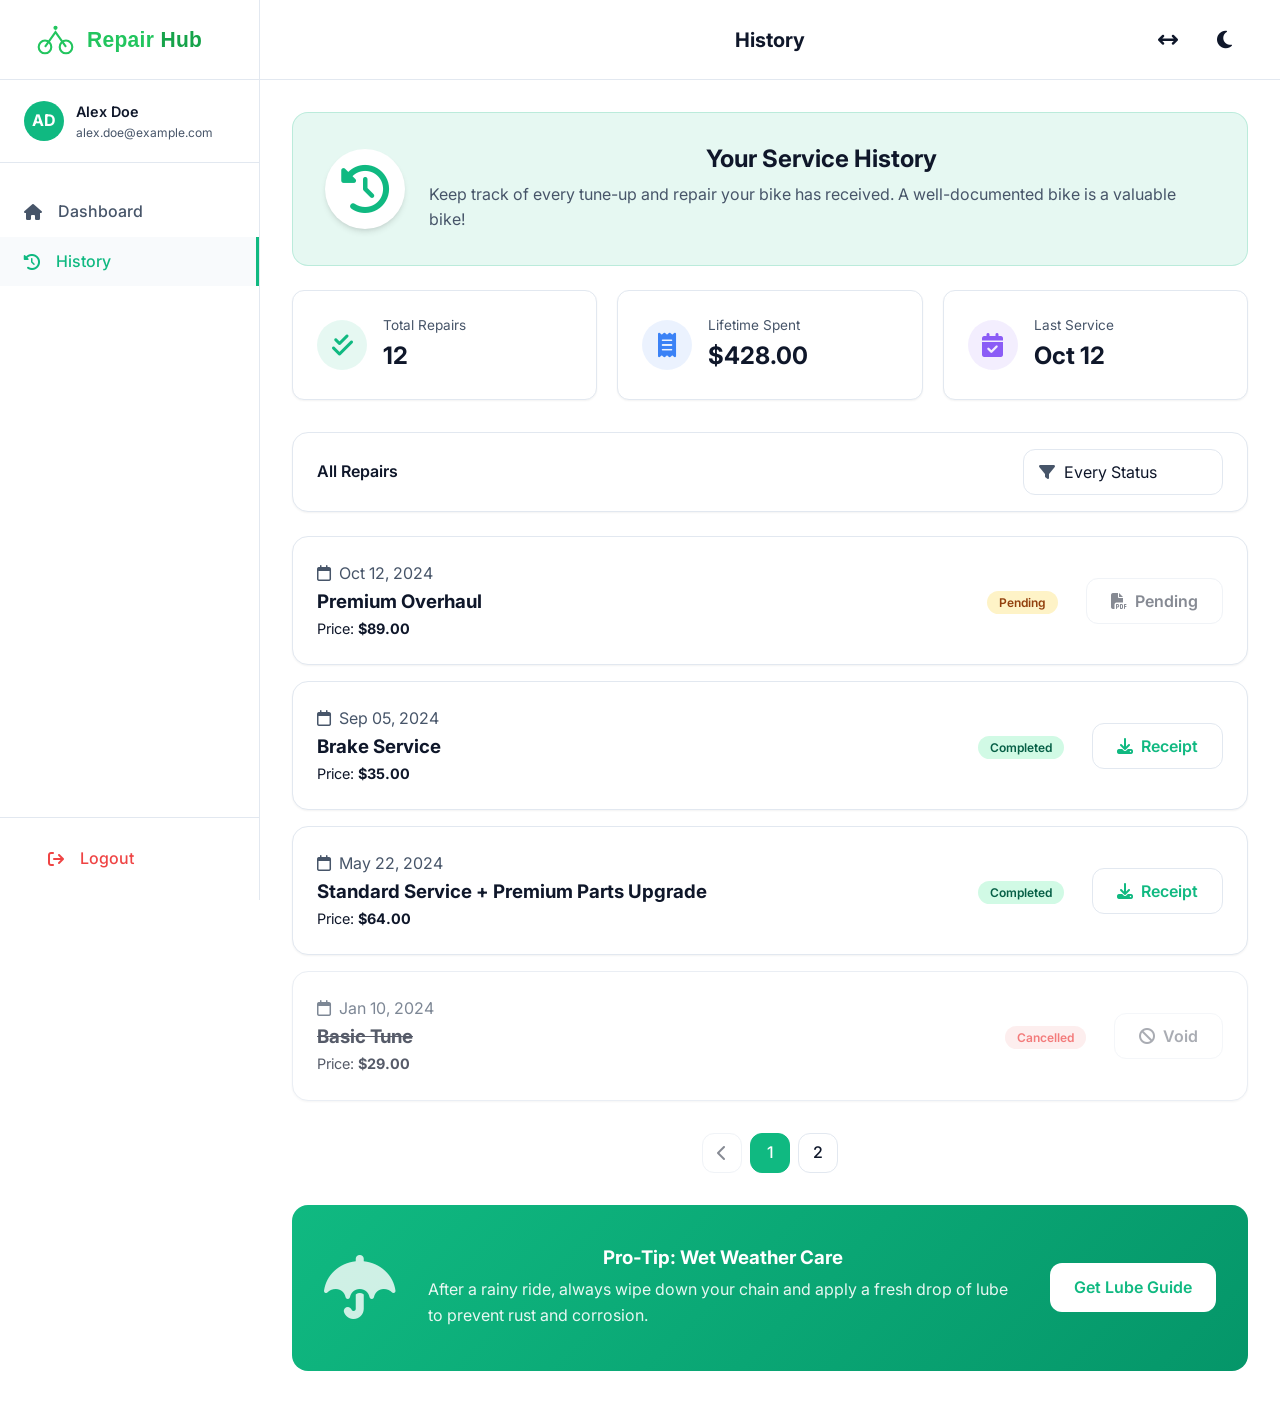
<file: booking-history.html>
<!DOCTYPE html>
<html lang="en">

<head>
    <meta charset="UTF-8">
    <meta name="viewport" content="width=device-width, initial-scale=1.0">
    <title>Booking History | RepairHub</title>
    <!-- Favicon -->
    <link rel="icon" type="image/svg+xml" href="assets/images/favicon.svg">
    <link rel="apple-touch-icon" href="assets/images/favicon.svg">
    <!-- Fonts -->
    <link rel="preconnect" href="https://fonts.googleapis.com">
    <link rel="preconnect" href="https://fonts.gstatic.com" crossorigin>
    <link href="https://fonts.googleapis.com/css2?family=Inter:wght@400;500;600;700;800&display=swap" rel="stylesheet">
    <!-- Icons -->
    <link rel="stylesheet" href="https://cdnjs.cloudflare.com/ajax/libs/font-awesome/6.4.0/css/all.min.css">
    <!-- CSS -->
    <link rel="stylesheet" href="assets/css/style.css">
    <link rel="stylesheet" href="assets/css/rtl.css">
    <style>
        .filter-bar {
            display: flex;
            justify-content: space-between;
            align-items: center;
            background: var(--card-bg);
            padding: 16px 24px;
            border-radius: var(--border-radius-lg);
            box-shadow: var(--shadow-sm);
            border: 1px solid var(--border-color);
            margin-bottom: 24px;
        }

        @media (max-width: 600px) {
            .filter-bar {
                flex-direction: column;
                align-items: flex-start;
                gap: 16px;
            }

            .filter-bar .input-wrapper {
                width: 100%;
            }

            .filter-bar select {
                width: 100%;
            }
        }

        .history-list {
            display: flex;
            flex-direction: column;
            gap: 16px;
        }

        .history-card {
            background: var(--card-bg);
            border-radius: var(--border-radius-lg);
            padding: 24px;
            box-shadow: var(--shadow-sm);
            border: 1px solid var(--border-color);
            display: flex;
            justify-content: space-between;
            align-items: center;
        }

        @media (max-width: 768px) {
            .history-card {
                flex-direction: column;
                align-items: flex-start;
                gap: 16px;
                position: relative;
            }

            .hc-right {
                width: 100%;
                display: flex;
                justify-content: space-between;
                align-items: center;
                border-top: 1px solid var(--border-color);
                padding-top: 16px;
            }

            .hc-badge {
                position: absolute;
                top: 24px;
                right: 24px;
            }

            [dir="rtl"] .hc-badge {
                right: auto;
                left: 24px;
            }
        }

        .pagination {
            display: flex;
            justify-content: center;
            gap: 8px;
            margin-top: 32px;
        }

        .page-item {
            display: flex;
            align-items: center;
            justify-content: center;
            width: 40px;
            height: 40px;
            border-radius: var(--border-radius);
            font-weight: 500;
            background: var(--card-bg);
            border: 1px solid var(--border-color);
            cursor: pointer;
            transition: all 0.3s;
        }

        .page-item:hover {
            background: var(--bg-color-alt);
        }

        .page-item.active {
            background: var(--primary-color);
            color: white;
            border-color: var(--primary-color);
        }

        /* Welcome Banner */
        .welcome-card {
            background: rgba(16, 185, 129, 0.1);
            border-radius: var(--border-radius-lg);
            padding: 32px;
            display: flex;
            align-items: center;
            gap: 24px;
            margin-bottom: 24px;
            border: 1px solid rgba(16, 185, 129, 0.2);
        }

        .welcome-icon {
            font-size: 3rem;
            color: var(--primary-color);
            background: white;
            width: 80px;
            height: 80px;
            border-radius: 50%;
            display: flex;
            align-items: center;
            justify-content: center;
            box-shadow: var(--shadow);
        }

        .dark-mode .welcome-icon {
            background: var(--card-bg);
        }

        /* Stat Cards */
        .stats-grid {
            display: grid;
            grid-template-columns: repeat(auto-fit, minmax(240px, 1fr));
            gap: 20px;
            margin-bottom: 32px;
        }

        .stat-card {
            background: var(--card-bg);
            border-radius: var(--border-radius);
            padding: 24px;
            box-shadow: var(--shadow-sm);
            border: 1px solid var(--border-color);
            display: flex;
            align-items: center;
            gap: 16px;
        }

        .stat-icon {
            width: 50px;
            height: 50px;
            border-radius: 50%;
            display: flex;
            align-items: center;
            justify-content: center;
            font-size: 1.5rem;
        }

        .si-green {
            background: rgba(16, 185, 129, 0.1);
            color: #10B981;
        }

        .si-blue {
            background: rgba(59, 130, 246, 0.1);
            color: #3B82F6;
        }

        .si-purple {
            background: rgba(139, 92, 246, 0.1);
            color: #8B5CF6;
        }

        @media (max-width: 600px) {
            .welcome-card {
                flex-direction: column;
                text-align: center;
            }
        }

        .tip-card {
            background: linear-gradient(135deg, var(--primary-color), #059669);
            color: white;
            padding: 32px;
            border-radius: var(--border-radius-lg);
            display: flex;
            align-items: center;
            gap: 32px;
            margin-top: 32px;
        }

        .tip-content {
            flex-grow: 1;
            text-align: left;
        }

        @media (max-width: 768px) {
            .tip-card {
                flex-direction: column;
                text-align: center;
            }

            .tip-content {
                text-align: center;
            }
        }
    </style>
</head>

<body class="dashboard-body">

    <!-- Sidebar Overlay for Mobile -->
    <div class="sidebar-overlay"></div>

    <div class="dashboard-layout">
        <!-- Sidebar -->
        <aside class="sidebar">
            <div class="sidebar-header">
                <a href="index.html" class="brand">
                    <img src="assets/images/logo.svg" alt="RepairHub Logo" class="brand-logo">
                </a>
                <button class="close-sidebar dashboard-close-sidebar" aria-label="Close Menu"
                    style="display: none; margin-left: auto; background: none; border: none; font-size: 1.5rem; color: var(--text-primary); cursor: pointer;">
                    <i class="fa-solid fa-times"></i>
                </button>
            </div>
            <div class="sidebar-user"
                style="padding: 20px 24px; border-bottom: 1px solid var(--border-color); display: flex; align-items: center; gap: 12px;">
                <div class="user-avatar"
                    style="width: 40px; height: 40px; border-radius: 50%; background: var(--primary-color); color: white; display: flex; align-items: center; justify-content: center; font-weight: bold; flex-shrink: 0;">
                    AD</div>
                <div class="user-info">
                    <div class="user-name" style="font-weight: 600; font-size: 0.9rem; color: var(--text-primary);">Alex
                        Doe</div>
                    <div class="user-role" style="font-size: 0.75rem; color: var(--text-secondary);">
                        alex.doe@example.com</div>
                </div>
            </div>
            <nav class="sidebar-nav">
                <a href="dashboard.html" class="sidebar-link">
                    <i class="fa-solid fa-house"></i> Dashboard
                </a>
                <a href="booking-history.html" class="sidebar-link active">
                    <i class="fa-solid fa-clock-rotate-left"></i> History
                </a>
            </nav>
            <div class="sidebar-footer">
                <a href="index.html" class="sidebar-link" style="color: #EF4444; width: 100%; border-inline-end: none;">
                    <i class="fa-solid fa-arrow-right-from-bracket"></i> Logout
                </a>
            </div>
        </aside>

        <!-- Main Content -->
        <main class="dashboard-main">
            <!-- Topbar -->
            <header class="dashboard-topbar">
                <button class="icon-btn sidebar-toggle" aria-label="Menu" style="display: none;">
                    <i class="fa-solid fa-bars"></i>
                </button>
                <h2>History</h2>
                <div class="nav-actions">
                    <button class="icon-btn rtl-toggle" aria-label="Toggle RTL" title="ع/EN">
                        <i class="fa-solid fa-arrows-left-right"></i>
                    </button>
                    <button class="icon-btn theme-toggle" aria-label="Toggle Theme">
                        <i class="fa-solid fa-moon"></i>
                    </button>
                </div>
            </header>

            <!-- Content Area -->
            <div class="dashboard-content">

                <!-- Welcome -->
                <div class="welcome-card">
                    <div class="welcome-icon">
                        <i class="fa-solid fa-clock-rotate-left"></i>
                    </div>
                    <div>
                        <h2 style="margin-bottom: 8px; text-align: center;"> Your Service History</h2>
                        <p style="margin: 0; color: var(--text-secondary);">Keep track of every tune-up and repair your
                            bike has received. A well-documented bike is a valuable bike!</p>
                    </div>
                </div>

                <!-- Service Summary Section -->
                <div class="stats-grid">
                    <div class="stat-card">
                        <div class="stat-icon si-green">
                            <i class="fa-solid fa-check-double"></i>
                        </div>
                        <div>
                            <div style="font-size: 0.85rem; color: var(--text-secondary);">Total Repairs</div>
                            <div style="font-size: 1.5rem; font-weight: 700; color: var(--text-primary);">12</div>
                        </div>
                    </div>
                    <div class="stat-card">
                        <div class="stat-icon si-blue">
                            <i class="fa-solid fa-receipt"></i>
                        </div>
                        <div>
                            <div style="font-size: 0.85rem; color: var(--text-secondary);">Lifetime Spent</div>
                            <div style="font-size: 1.5rem; font-weight: 700; color: var(--text-primary);">$428.00</div>
                        </div>
                    </div>
                    <div class="stat-card">
                        <div class="stat-icon si-purple">
                            <i class="fa-solid fa-calendar-check"></i>
                        </div>
                        <div>
                            <div style="font-size: 0.85rem; color: var(--text-secondary);">Last Service</div>
                            <div style="font-size: 1.5rem; font-weight: 700; color: var(--text-primary);">Oct 12</div>
                        </div>
                    </div>
                </div>

                <!-- Filter -->
                <div class="filter-bar">
                    <div style="font-weight: 600;">All Repairs</div>
                    <div class="input-wrapper">
                        <i class="fa-solid fa-filter input-icon"></i>
                        <select class="form-control" style="appearance: none; min-width: 200px;">
                            <option value="all">Every Status</option>
                            <option value="completed">Completed</option>
                            <option value="pending">Pending</option>
                            <option value="cancelled">Cancelled</option>
                        </select>
                    </div>
                </div>

                <!-- History List -->
                <div class="history-list">
                    <!-- Item -->
                    <div class="history-card">
                        <div>
                            <div style="color: var(--text-secondary); font-size: 1rem; margin-bottom: 4px;"><i
                                    class="fa-regular fa-calendar" style="margin-right: 8px;"></i>Oct 12, 2024
                            </div>
                            <h3 style="margin-bottom: 4px; text-align: left;">Premium Overhaul</h3>
                            <div style="font-size: 0.9rem;">Price: <strong>$89.00</strong></div>
                        </div>
                        <div class="hc-right">
                            <span class="badge badge-yellow hc-badge" style="margin-right: 24px;">Pending</span>
                            <button class="btn btn-outline" disabled style="opacity: 0.5; cursor: not-allowed;"><i
                                    class="fa-solid fa-file-pdf"></i> Pending</button>
                        </div>
                    </div>

                    <!-- Item -->
                    <div class="history-card">
                        <div>
                            <div style="color: var(--text-secondary); font-size: 1rem; margin-bottom: 4px;"><i
                                    class="fa-regular fa-calendar" style="margin-right: 8px;"></i>Sep 05, 2024</div>
                            <h3 style="margin-bottom: 4px; text-align: left;">Brake Service</h3>
                            <div style="font-size: 0.9rem;">Price: <strong>$35.00</strong></div>
                        </div>
                        <div class="hc-right">
                            <span class="badge badge-green hc-badge" style="margin-right: 24px;">Completed</span>
                            <button class="btn btn-outline text-primary"><i class="fa-solid fa-download"></i>
                                Receipt</button>
                        </div>
                    </div>

                    <!-- Item -->
                    <div class="history-card">
                        <div>
                            <div style="color: var(--text-secondary); font-size: 1rem; margin-bottom: 4px;"><i
                                    class="fa-regular fa-calendar" style="margin-right: 8px;"></i>May 22, 2024</div>
                            <h3 style="margin-bottom: 4px; text-align: left;">Standard Service + Premium Parts Upgrade
                            </h3>
                            <div style="font-size: 0.9rem;">Price: <strong>$64.00</strong></div>
                        </div>
                        <div class="hc-right">
                            <span class="badge badge-green hc-badge" style="margin-right: 24px;">Completed</span>
                            <button class="btn btn-outline text-primary"><i class="fa-solid fa-download"></i>
                                Receipt</button>
                        </div>
                    </div>

                    <!-- Item -->
                    <div class="history-card" style="opacity: 0.7;">
                        <div>
                            <div style="color: var(--text-secondary); font-size: 1rem; margin-bottom: 4px;"><i
                                    class="fa-regular fa-calendar" style="margin-right: 8px;"></i>Jan 10, 2024</div>
                            <h3 style="margin-bottom: 4px; text-align: left; text-decoration: line-through;">Basic Tune
                            </h3>
                            <div style="font-size: 0.9rem;">Price: <strong>$29.00</strong></div>
                        </div>
                        <div class="hc-right">
                            <span class="badge"
                                style="background: #ef444420; color: #ef4444; margin-right: 24px;">Cancelled</span>
                            <button class="btn btn-outline" disabled style="opacity: 0.5; cursor: not-allowed;"><i
                                    class="fa-solid fa-ban"></i> Void</button>
                        </div>
                    </div>
                </div>

                <!-- Pagination -->
                <div class="pagination">
                    <div class="page-item" style="opacity: 0.5; cursor: not-allowed;"><i
                            class="fa-solid fa-chevron-left"></i></div>
                    <div class="page-item active">1</div>
                    <div class="page-item">2</div>
                </div>

                <!-- Maintenance Tips -->
                <div class="tip-card">
                    <div style="font-size: 4rem; opacity: 0.8;">
                        <i class="fa-solid fa-umbrella"></i>
                    </div>
                    <div class="tip-content">
                        <h3 style="color: white; margin-bottom: 8px;">Pro-Tip: Wet Weather Care</h3>
                        <p style="margin: 0; color: rgba(255,255,255,0.9);">After a rainy ride, always wipe down your
                            chain and apply a fresh drop of lube to prevent rust and corrosion.</p>
                    </div>
                    <div>
                        <a href="services.html" class="btn btn-white" style="white-space: nowrap;">Get Lube Guide</a>
                    </div>
                </div>

            </div>
        </main>
    </div>

    <!-- Scripts -->
    <script src="assets/js/main.js"></script>
    <script>
        const toggleRule = document.querySelector('.sidebar-toggle');
        if (window.innerWidth < 1024) {
            toggleRule.style.display = 'block';
        }
        window.addEventListener('resize', () => {
            if (window.innerWidth < 1024) {
                toggleRule.style.display = 'block';
            } else {
                toggleRule.style.display = 'none';
            }
        });
    </script>
</body>

</html>
</file>
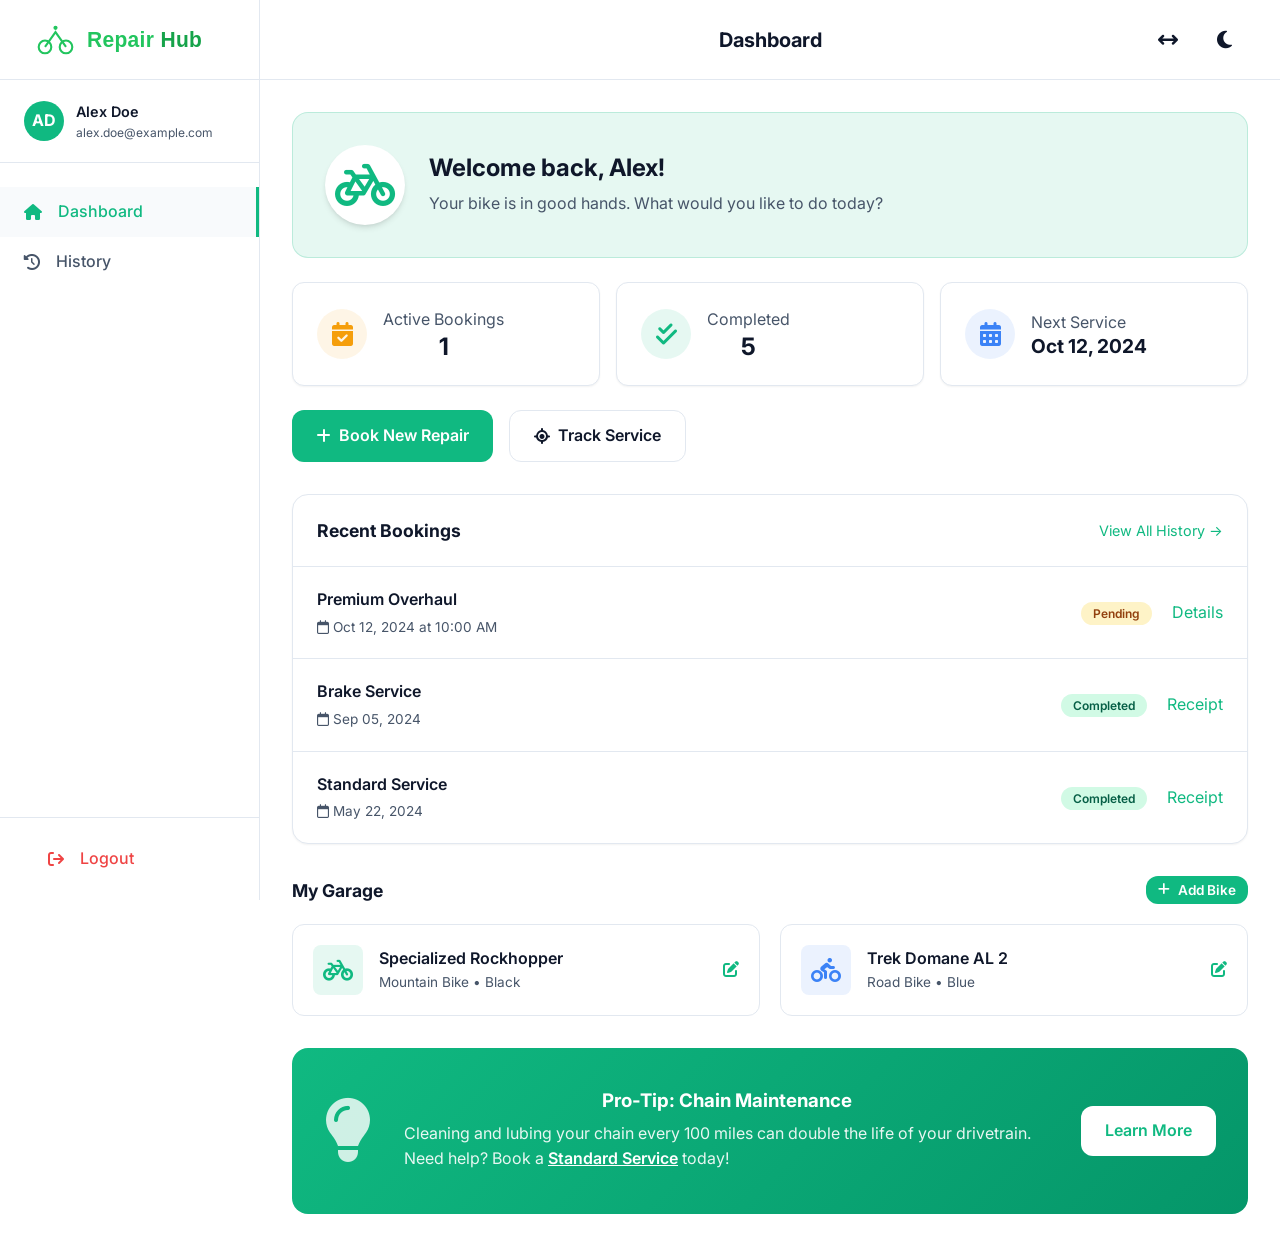
<file: dashboard.html>
<!DOCTYPE html>
<html lang="en">

<head>
    <meta charset="UTF-8">
    <meta name="viewport" content="width=device-width, initial-scale=1.0">
    <title>Dashboard | RepairHub</title>
    <!-- Favicon -->
    <link rel="icon" type="image/svg+xml" href="assets/images/favicon.svg">
    <link rel="apple-touch-icon" href="assets/images/favicon.svg">
    <!-- Fonts -->
    <link rel="preconnect" href="https://fonts.googleapis.com">
    <link rel="preconnect" href="https://fonts.gstatic.com" crossorigin>
    <link href="https://fonts.googleapis.com/css2?family=Inter:wght@400;500;600;700;800&display=swap" rel="stylesheet">
    <!-- Icons -->
    <link rel="stylesheet" href="https://cdnjs.cloudflare.com/ajax/libs/font-awesome/6.4.0/css/all.min.css">
    <!-- CSS -->
    <link rel="stylesheet" href="assets/css/style.css">
    <link rel="stylesheet" href="assets/css/rtl.css">
    <style>
        .welcome-card {
            background: rgba(16, 185, 129, 0.1);
            border-radius: var(--border-radius-lg);
            padding: 32px;
            display: flex;
            align-items: center;
            gap: 24px;
            margin-bottom: 24px;
            border: 1px solid rgba(16, 185, 129, 0.2);
        }

        .welcome-icon {
            font-size: 3rem;
            color: var(--primary-color);
            background: white;
            width: 80px;
            height: 80px;
            border-radius: 50%;
            display: flex;
            align-items: center;
            justify-content: center;
            box-shadow: var(--shadow);
        }

        .dark-mode .welcome-icon {
            background: var(--card-bg);
        }

        .stat-card {
            background: var(--card-bg);
            border-radius: var(--border-radius);
            padding: 24px;
            box-shadow: var(--shadow-sm);
            border: 1px solid var(--border-color);
            display: flex;
            align-items: center;
            gap: 16px;
        }

        .stat-icon {
            width: 50px;
            height: 50px;
            border-radius: 50%;
            display: flex;
            align-items: center;
            justify-content: center;
            font-size: 1.5rem;
        }

        .recent-bookings {
            background: var(--card-bg);
            border-radius: var(--border-radius-lg);
            box-shadow: var(--shadow-sm);
            border: 1px solid var(--border-color);
            margin-top: 24px;
            overflow: hidden;
        }

        .rb-header {
            padding: 24px;
            border-bottom: 1px solid var(--border-color);
            display: flex;
            justify-content: space-between;
            align-items: center;
        }

        .rb-item {
            padding: 20px 24px;
            border-bottom: 1px solid var(--border-color);
            display: flex;
            align-items: center;
            justify-content: space-between;
        }

        .rb-item:last-child {
            border-bottom: none;
        }

        @media (max-width: 600px) {
            .rb-item {
                flex-direction: column;
                align-items: flex-start;
                gap: 12px;
            }

            .rb-item-actions {
                width: 100%;
                display: flex;
                justify-content: space-between;
                align-items: center;
            }

            .welcome-card {
                flex-direction: column;
                text-align: center;
            }

            .bike-grid {
                grid-template-columns: 1fr !important;
            }
        }

        .bike-card {
            background: var(--card-bg);
            border-radius: var(--border-radius);
            padding: 20px;
            border: 1px solid var(--border-color);
            display: flex;
            align-items: center;
            gap: 16px;
            transition: all 0.3s ease;
        }

        .bike-card:hover {
            border-color: var(--primary-color);
            transform: translateY(-2px);
            box-shadow: var(--shadow-md);
        }

        .bike-icon {
            width: 50px;
            height: 50px;
            background: rgba(16, 185, 129, 0.1);
            color: var(--primary-color);
            border-radius: var(--border-radius-sm);
            display: flex;
            align-items: center;
            justify-content: center;
            font-size: 1.5rem;
        }

        .tip-card {
            background: linear-gradient(135deg, var(--primary-color), #059669);
            color: white;
            padding: 32px;
            border-radius: var(--border-radius-lg);
            display: flex;
            align-items: center;
            gap: 32px;
            margin-top: 32px;
        }

        .tip-content {
            flex-grow: 1;
            text-align: left;
        }

        @media (max-width: 768px) {
            .tip-card {
                flex-direction: column;
                text-align: center;
            }

            .tip-content {
                text-align: center;
            }
        }
    </style>
</head>

<body class="dashboard-body">

    <!-- Sidebar Overlay for Mobile -->
    <div class="sidebar-overlay"></div>

    <div class="dashboard-layout">
        <!-- Sidebar -->
        <aside class="sidebar">
            <div class="sidebar-header">
                <a href="index.html" class="brand">
                    <img src="assets/images/logo.svg" alt="RepairHub Logo" class="brand-logo">
                </a>
                <button class="close-sidebar dashboard-close-sidebar" aria-label="Close Menu"
                    style="display: none; margin-left: auto; background: none; border: none; font-size: 1.5rem; color: var(--text-primary); cursor: pointer;">
                    <i class="fa-solid fa-times"></i>
                </button>
            </div>
            <div class="sidebar-user"
                style="padding: 20px 24px; border-bottom: 1px solid var(--border-color); display: flex; align-items: center; gap: 12px;">
                <div class="user-avatar"
                    style="width: 40px; height: 40px; border-radius: 50%; background: var(--primary-color); color: white; display: flex; align-items: center; justify-content: center; font-weight: bold; flex-shrink: 0;">
                    AD</div>
                <div class="user-info">
                    <div class="user-name" style="font-weight: 600; font-size: 0.9rem; color: var(--text-primary);">Alex
                        Doe</div>
                    <div class="user-role" style="font-size: 0.75rem; color: var(--text-secondary);">
                        alex.doe@example.com</div>
                </div>
            </div>
            <nav class="sidebar-nav">
                <a href="dashboard.html" class="sidebar-link active">
                    <i class="fa-solid fa-house"></i> Dashboard
                </a>
                <a href="booking-history.html" class="sidebar-link">
                    <i class="fa-solid fa-clock-rotate-left"></i> History
                </a>
            </nav>
            <div class="sidebar-footer">
                <a href="index.html" class="sidebar-link" style="color: #EF4444; width: 100%; border-inline-end: none;">
                    <i class="fa-solid fa-arrow-right-from-bracket"></i> Logout
                </a>
            </div>
        </aside>

        <!-- Main Content -->
        <main class="dashboard-main">
            <!-- Topbar -->
            <header class="dashboard-topbar">
                <button class="icon-btn sidebar-toggle" aria-label="Menu" style="display: none;">
                    <i class="fa-solid fa-bars"></i>
                </button>
                <h2>Dashboard</h2>
                <div class="nav-actions">
                    <button class="icon-btn rtl-toggle" aria-label="Toggle RTL" title="ع/EN">
                        <i class="fa-solid fa-arrows-left-right"></i>
                    </button>
                    <button class="icon-btn theme-toggle" aria-label="Toggle Theme">
                        <i class="fa-solid fa-moon"></i>
                    </button>
                </div>
            </header>

            <!-- Content Area -->
            <div class="dashboard-content">
                <!-- Welcome -->
                <div class="welcome-card">
                    <div class="welcome-icon">
                        <i class="fa-solid fa-bicycle"></i>
                    </div>
                    <div>
                        <h2 style="margin-bottom: 8px; text-align: left;">Welcome back, Alex!</h2>
                        <p style="margin: 0; color: var(--text-secondary);">Your bike is in good hands. What would you
                            like to do today?</p>
                    </div>
                </div>

                <!-- Stats -->
                <div class="card-grid"
                    style="margin-top: 0; margin-bottom: 24px; grid-template-columns: repeat(auto-fit, minmax(240px, 1fr));">
                    <div class="stat-card">
                        <div class="stat-icon" style="background: rgba(245, 158, 11, 0.1); color: #F59E0B;"><i
                                class="fa-solid fa-calendar-check"></i></div>
                        <div>
                            <p style="margin: 0; font-size: 1.0rem; color: var(--text-secondary);">Active Bookings</p>
                            <h3 style="margin: 0; font-size: 1.5rem;">1</h3>
                        </div>
                    </div>
                    <div class="stat-card">
                        <div class="stat-icon" style="background: rgba(16, 185, 129, 0.1); color: #10B981;"><i
                                class="fa-solid fa-check-double"></i></div>
                        <div>
                            <p style="margin: 0; font-size: 1.0rem; color: var(--text-secondary);">Completed</p>
                            <h3 style="margin: 0; font-size: 1.5rem;">5</h3>
                        </div>
                    </div>
                    <div class="stat-card">
                        <div class="stat-icon" style="background: rgba(59, 130, 246, 0.1); color: #3B82F6;"><i
                                class="fa-solid fa-calendar-days"></i></div>
                        <div>
                            <p style="margin: 0; font-size: 1.0rem; color: var(--text-secondary);">Next Service</p>
                            <h3 style="margin: 0; font-size: 1.2rem;">Oct 12, 2024</h3>
                        </div>
                    </div>
                </div>

                <!-- Quick Actions -->
                <div class="flex gap-2 mb-4" style="flex-wrap: wrap;">
                    <a href="services.html" class="btn btn-primary"><i class="fa-solid fa-plus"></i> Book New Repair</a>
                    <a href="#" class="btn btn-outline"><i class="fa-solid fa-location-crosshairs"></i> Track
                        Service</a>
                </div>

                <!-- Recent Bookings -->
                <div class="recent-bookings">
                    <div class="rb-header">
                        <h3 style="margin: 0; font-size: 1.1rem;">Recent Bookings</h3>
                        <a href="booking-history.html" class="text-primary font-weight-bold"
                            style="font-size: 0.9rem;">View All History &rarr;</a>
                    </div>

                    <div class="rb-item">
                        <div>
                            <div style="font-weight: 600; margin-bottom: 4px;">Premium Overhaul</div>
                            <div style="font-size: 0.85rem; color: var(--text-secondary);"><i
                                    class="fa-regular fa-calendar"></i> Oct 12, 2024 at 10:00 AM</div>
                        </div>
                        <div class="rb-item-actions">
                            <span class="badge badge-yellow">Pending</span>
                            <a href="#" class="text-primary" style="margin-left: 16px;">Details</a>
                        </div>
                    </div>

                    <div class="rb-item">
                        <div>
                            <div style="font-weight: 600; margin-bottom: 4px;">Brake Service</div>
                            <div style="font-size: 0.85rem; color: var(--text-secondary);"><i
                                    class="fa-regular fa-calendar"></i> Sep 05, 2024</div>
                        </div>
                        <div class="rb-item-actions">
                            <span class="badge badge-green">Completed</span>
                            <a href="#" class="text-primary" style="margin-left: 16px;">Receipt</a>
                        </div>
                    </div>

                    <div class="rb-item">
                        <div>
                            <div style="font-weight: 600; margin-bottom: 4px;">Standard Service</div>
                            <div style="font-size: 0.85rem; color: var(--text-secondary);"><i
                                    class="fa-regular fa-calendar"></i> May 22, 2024</div>
                        </div>
                        <div class="rb-item-actions">
                            <span class="badge badge-green">Completed</span>
                            <a href="#" class="text-primary" style="margin-left: 16px;">Receipt</a>
                        </div>
                    </div>
                </div>

                <!-- My Garage -->
                <div style="margin-top: 32px;">
                    <div style="display: flex; justify-content: space-between; align-items: center; margin-bottom: 20px;">
                        <h3 style="margin: 0; font-size: 1.1rem;">My Garage</h3>
                        <button class="btn btn-primary" style="padding: 6px 12px; font-size: 0.85rem;"><i
                                class="fa-solid fa-plus"></i> Add Bike</button>
                    </div>
                    <div class="bike-grid"
                        style="display: grid; grid-template-columns: repeat(auto-fit, minmax(300px, 1fr)); gap: 20px;">
                        <div class="bike-card">
                            <div class="bike-icon">
                                <i class="fa-solid fa-bicycle"></i>
                            </div>
                            <div style="flex-grow: 1;">
                                <div style="font-weight: 600; color: var(--text-primary);">Specialized Rockhopper</div>
                                <div style="font-size: 0.85rem; color: var(--text-secondary);">Mountain Bike • Black</div>
                            </div>
                            <div style="color: var(--primary-color); cursor: pointer;"><i class="fa-solid fa-pen-to-square"></i></div>
                        </div>
                        <div class="bike-card">
                            <div class="bike-icon" style="background: rgba(59, 130, 246, 0.1); color: #3B82F6;">
                                <i class="fa-solid fa-person-biking"></i>
                            </div>
                            <div style="flex-grow: 1;">
                                <div style="font-weight: 600; color: var(--text-primary);">Trek Domane AL 2</div>
                                <div style="font-size: 0.85rem; color: var(--text-secondary);">Road Bike • Blue</div>
                            </div>
                            <div style="color: var(--primary-color); cursor: pointer;"><i class="fa-solid fa-pen-to-square"></i></div>
                        </div>
                    </div>
                </div>

                <!-- Maintenance Tip section -->
                <div class="tip-card">
                    <div style="font-size: 4rem; opacity: 0.8;">
                        <i class="fa-solid fa-lightbulb"></i>
                    </div>
                    <div class="tip-content">
                        <h3 style="color: white; margin-bottom: 8px;">Pro-Tip: Chain Maintenance</h3>
                        <p style="margin: 0; color: rgba(255,255,255,0.9);">Cleaning and lubing your chain every 100 miles
                            can double the life of your drivetrain. Need help? Book a <a href="services.html"
                                style="color: white; text-decoration: underline; font-weight: 600;">Standard Service</a> today!</p>
                    </div>
                    <div>
                        <a href="services.html" class="btn btn-white" style="white-space: nowrap;">Learn More</a>
                    </div>
                </div>

            </div>
        </main>
    </div>

    <!-- Scripts -->
    <script src="assets/js/main.js"></script>
    <script>
        const toggleRule = document.querySelector('.sidebar-toggle');
        if (window.innerWidth < 1024) {
            toggleRule.style.display = 'block';
        }
        window.addEventListener('resize', () => {
            if (window.innerWidth < 1024) {
                toggleRule.style.display = 'block';
            } else {
                toggleRule.style.display = 'none';
            }
        });
    </script>
</body>

</html>
</file>
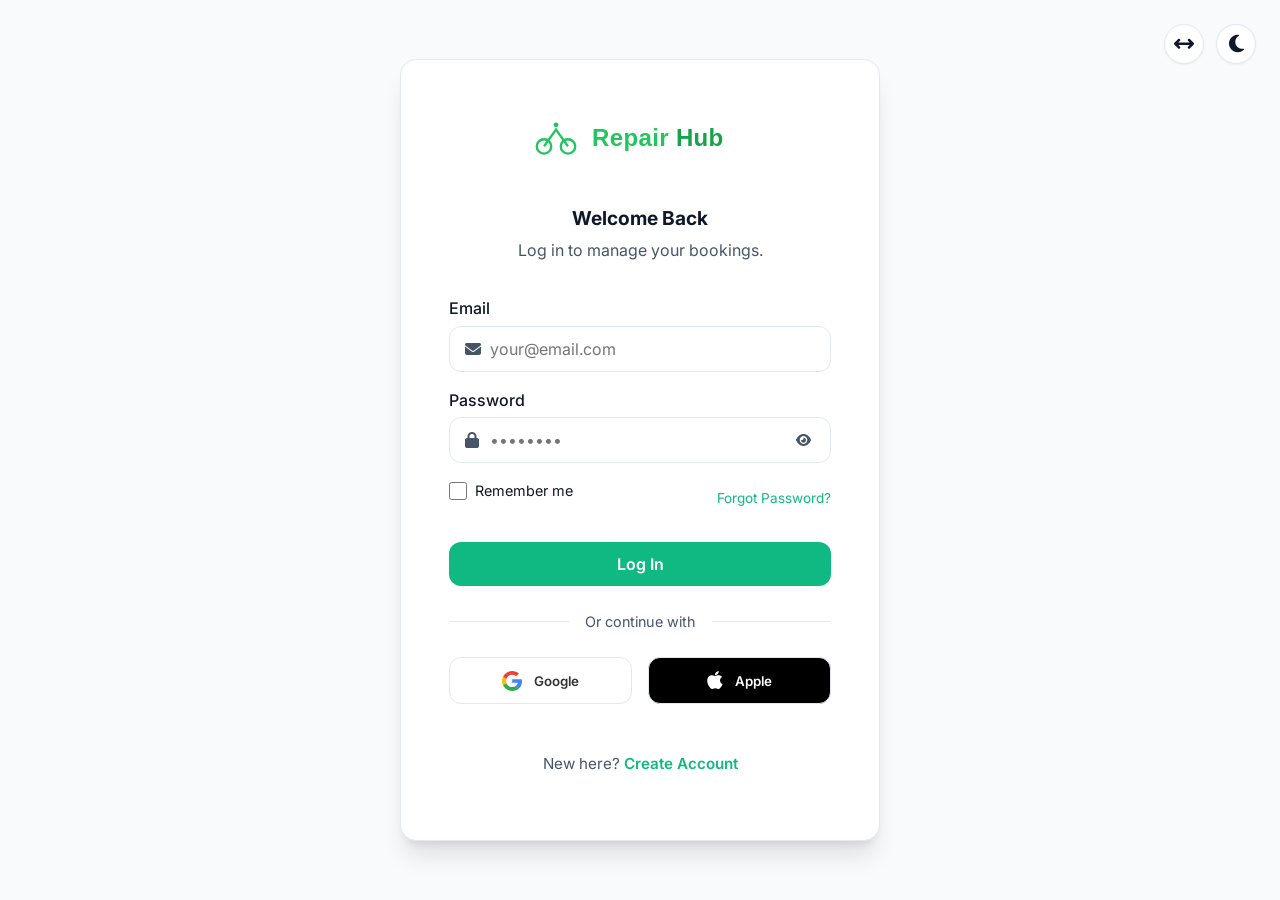
<file: login.html>
<!DOCTYPE html>
<html lang="en">

<head>
    <meta charset="UTF-8">
    <meta name="viewport" content="width=device-width, initial-scale=1.0">
    <title>Login | RepairHub</title>
    <!-- Favicon -->
    <link rel="icon" type="image/svg+xml" href="assets/images/favicon.svg">
    <link rel="apple-touch-icon" href="assets/images/favicon.svg">
    <!-- Fonts -->
    <link rel="preconnect" href="https://fonts.googleapis.com">
    <link rel="preconnect" href="https://fonts.gstatic.com" crossorigin>
    <link href="https://fonts.googleapis.com/css2?family=Inter:wght@400;500;600;700;800&display=swap" rel="stylesheet">
    <!-- Icons -->
    <link rel="stylesheet" href="https://cdnjs.cloudflare.com/ajax/libs/font-awesome/6.4.0/css/all.min.css">
    <!-- CSS -->
    <link rel="stylesheet" href="assets/css/style.css">
    <link rel="stylesheet" href="assets/css/rtl.css">
    <style>
        body,
        html {
            min-height: 100vh;
            margin: 0;
            background-color: var(--bg-color-alt);
        }

        .auth-container {
            min-height: 100vh;
            display: flex;
            align-items: center;
            justify-content: center;
            padding: 24px;
        }

        .auth-card {
            background-color: var(--card-bg);
            border-radius: var(--border-radius-lg);
            padding: 48px;
            width: 100%;
            max-width: 480px;
            box-shadow: var(--shadow-lg);
            border: 1px solid var(--border-color);
            position: relative;
        }

        @media (max-width: 600px) {
            .auth-card {
                padding: 32px 24px;
                box-shadow: none;
                border: none;
                background-color: transparent;
            }

            body {
                background-color: var(--bg-color);
                overflow-y: auto;
            }

            .auth-container {
                min-height: auto;
            }
        }

        .auth-logo {
            text-align: center;
            margin-bottom: 32px;
        }

        .auth-logo a {
            font-size: 2rem;
            font-weight: 800;
            color: var(--primary-color);
            display: inline-flex;
            align-items: center;
            gap: 12px;
        }

        .auth-title {
            text-align: center;
            margin-bottom: 32px;
        }

        .auth-divider {
            display: flex;
            align-items: center;
            margin: 24px 0;
            color: var(--text-secondary);
            font-size: 0.9rem;
        }

        .auth-divider::before,
        .auth-divider::after {
            content: "";
            flex: 1;
            border-bottom: 1px solid var(--border-color);
        }

        .auth-divider::before {
            margin-right: 16px;
        }

        .auth-divider::after {
            margin-left: 16px;
        }

        .social-btn {
            display: flex;
            align-items: center;
            justify-content: center;
            gap: 12px;
            width: 100%;
            padding: 12px;
            border-radius: var(--border-radius);
            font-weight: 600;
            margin-bottom: 16px;
            cursor: pointer;
            transition: transform 0.2s, box-shadow 0.2s;
            border: 1px solid var(--border-color);
        }

        .social-btn:hover {
            transform: translateY(-2px);
            box-shadow: var(--shadow-md);
        }

        .social-google {
            background-color: #FFFFFF;
            color: #333333;
        }

        .social-google:hover {
            background-color: #f9fafb;
        }

        .social-apple {
            background-color: #000000;
            color: #FFFFFF;
        }

        .dark-mode .social-google {
            background-color: #1E293B;
            color: #F1F5F9;
        }

        .dark-mode .social-google:hover {
            background-color: #334155;
        }

        .toggle-password {
            position: absolute;
            right: 16px;
            top: 50%;
            transform: translateY(-50%);
            background: none;
            border: none;
            color: var(--text-secondary);
            cursor: pointer;
            padding: 4px;
        }

        [dir="rtl"] .toggle-password {
            right: auto;
            left: 16px;
        }

        .floating-actions {
            position: absolute;
            top: 24px;
            right: 24px;
            display: flex;
            gap: 12px;
            z-index: 100;
        }

        [dir="rtl"] .floating-actions {
            right: auto;
            left: 24px;
        }
    </style>
</head>

<body>

    <div class="floating-actions">
        <button class="icon-btn rtl-toggle" aria-label="Toggle RTL" title="Toggle RTL"
            style="background-color: var(--card-bg); box-shadow: var(--shadow-sm); border: 1px solid var(--border-color);">
            <i class="fa-solid fa-arrows-left-right"></i>
        </button>
        <button class="icon-btn theme-toggle" aria-label="Toggle Theme"
            style="background-color: var(--card-bg); box-shadow: var(--shadow-sm); border: 1px solid var(--border-color);">
            <i class="fa-solid fa-moon"></i>
        </button>
    </div>

    <div class="auth-container">
        <div class="auth-card">

            <div class="auth-logo">
                <a href="index.html">
                    <img src="assets/images/logo.svg" alt="RepairHub Logo" class="brand-logo">
                </a>
            </div>

            <div class="auth-title">
                <h2 style="font-size: 1.2rem; margin-bottom: 8px;">Welcome Back</h2>
                <p style="margin: 0; color: var(--text-secondary);">Log in to manage your bookings.
                </p>
            </div>

            <form action="dashboard.html">
                <div class="form-group" style="text-align: left;">
                    <label class="form-label" for="email">Email</label>
                    <div class="input-wrapper">
                        <i class="fa-solid fa-envelope input-icon"></i>
                        <input type="email" id="email" class="form-control" placeholder="your@email.com" required>
                    </div>
                </div>

                <div class="form-group" style="text-align: left;">
                    <label class="form-label" for="password">Password</label>
                    <div class="input-wrapper">
                        <i class="fa-solid fa-lock input-icon"></i>
                        <input type="password" id="password" class="form-control" placeholder="••••••••" required>
                        <button type="button" class="toggle-password"><i class="fa-solid fa-eye"></i></button>
                    </div>
                </div>

                <div class="flex justify-between items-center mb-3">
                    <div class="checkbox-container" style="display: flex; align-items: center; gap: 8px;">
                        <input type="checkbox" id="rememberMe"
                            style="width: 18px; height: 18px; accent-color: var(--primary-color); cursor: pointer;">
                        <label for="rememberMe"
                            style="font-size: 0.9rem; color: var(--text-primary); cursor: pointer; margin: 0;">Remember
                            me</label>
                    </div>
                    <div style="display: flex; align-items: center;">
                        <a href="#" class="text-primary font-weight-bold"
                            style="font-size: 0.85rem; text-decoration: none;">Forgot
                            Password?</a>
                    </div>
                </div>


                <button type="submit" class="btn btn-primary btn-full btn-lg" style="margin-top: 0;">Log In</button>
            </form>

            <div class="auth-divider">Or continue with</div>

            <div class="flex gap-2">
                <button class="social-btn social-google">
                    <svg width="20" height="20" viewBox="0 0 20 20" fill="none" xmlns="http://www.w3.org/2000/svg">
                        <path
                            d="M19.9895 10.1871C19.9895 9.36767 19.9214 8.76973 19.7742 8.14966H10.1992V11.848H15.8195C15.7062 12.7671 15.0943 14.1512 13.7346 15.0813L13.7155 15.2051L16.7429 17.4969L16.9527 17.5174C18.8789 15.7789 19.9895 13.221 19.9895 10.1871Z"
                            fill="#4285F4" />
                        <path
                            d="M10.1993 19.9313C12.9527 19.9313 15.2643 19.0454 16.9527 17.5174L13.7346 15.0813C12.8734 15.6682 11.7176 16.0779 10.1993 16.0779C7.50243 16.0779 5.21352 14.3395 4.39759 11.9366L4.27799 11.9465L1.13003 14.3273L1.08887 14.4391C2.76588 17.6945 6.21061 19.9313 10.1993 19.9313Z"
                            fill="#34A853" />
                        <path
                            d="M4.39748 11.9366C4.18219 11.3166 4.05759 10.6521 4.05759 9.96565C4.05759 9.27909 4.18219 8.61473 4.38615 7.99466L4.38045 7.8626L1.19304 5.44366L1.08875 5.49214C0.397576 6.84305 0.000976562 8.36008 0.000976562 9.96565C0.000976562 11.5712 0.397576 13.0882 1.08875 14.4391L4.39748 11.9366Z"
                            fill="#FBBC05" />
                        <path
                            d="M10.1993 3.85336C12.1142 3.85336 13.406 4.66168 14.1425 5.33717L17.0207 2.59107C15.253 0.985496 12.9527 0 10.1993 0C6.2106 0 2.76588 2.23672 1.08887 5.49214L4.38626 7.99466C5.21352 5.59183 7.50242 3.85336 10.1993 3.85336Z"
                            fill="#EB4335" />
                    </svg>
                    Google
                </button>
                <button class="social-btn social-apple">
                    <i class="fa-brands fa-apple" style="font-size: 1.3rem;"></i>
                    Apple
                </button>
            </div>

            <p class="text-center mt-4 mb-2" style="font-size: 0.95rem;">
                New here? <a href="register.html" class="text-primary" style="font-weight: 600;">Create Account</a>
            </p>
        </div>
    </div>
    <script src="assets/js/main.js"></script>
</body>

</html>
</file>
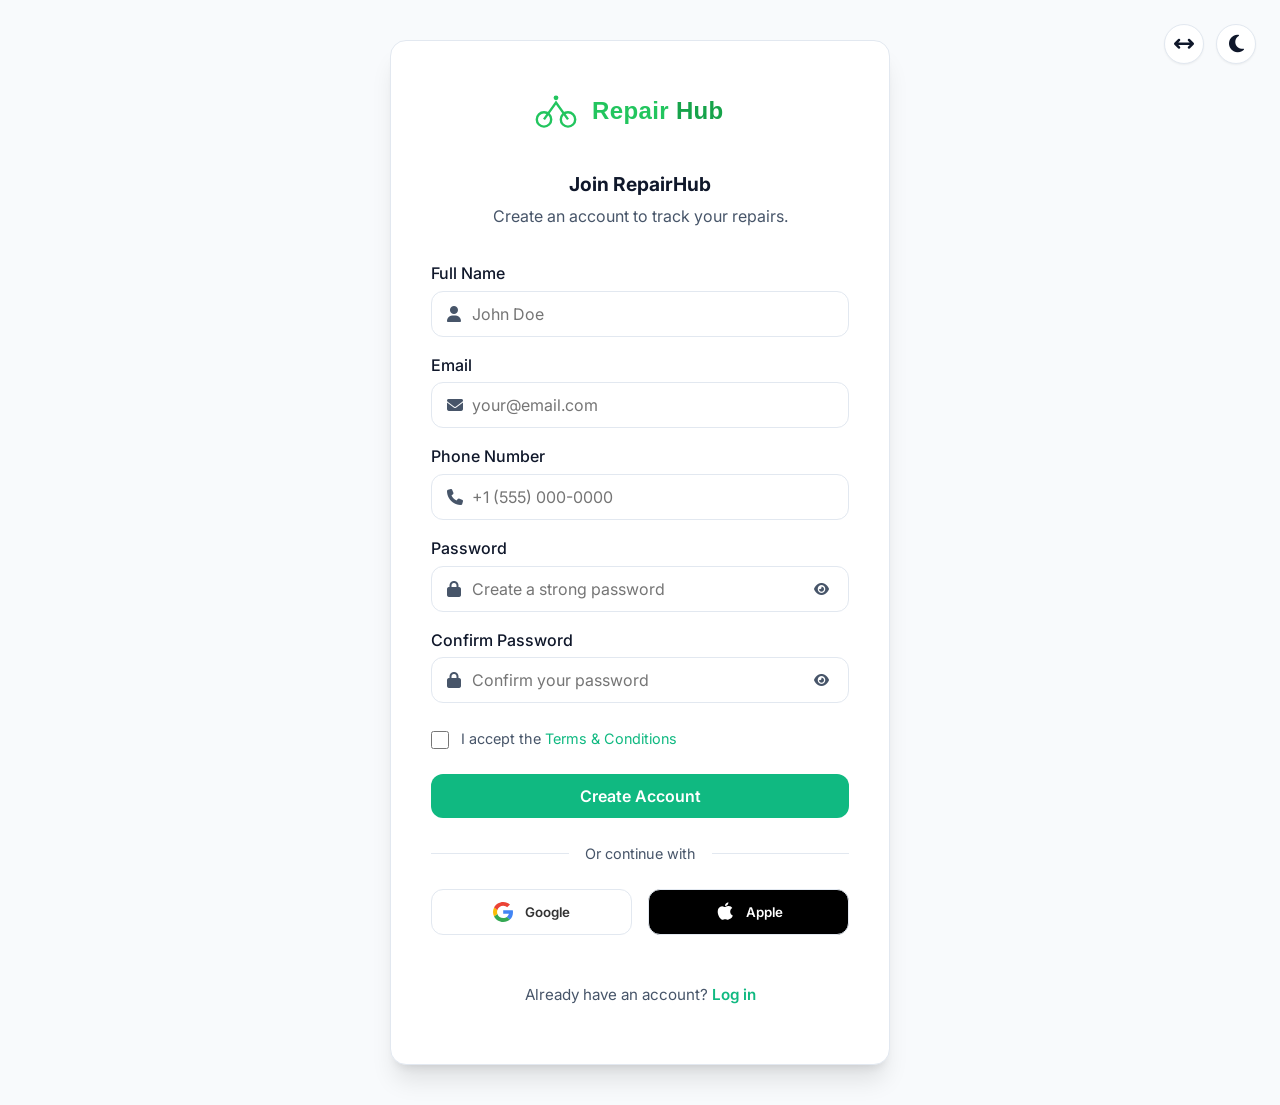
<file: register.html>
<!DOCTYPE html>
<html lang="en">

<head>
    <meta charset="UTF-8">
    <meta name="viewport" content="width=device-width, initial-scale=1.0">
    <title>Register | RepairHub</title>
    <!-- Favicon -->
    <link rel="icon" type="image/svg+xml" href="assets/images/favicon.svg">
    <link rel="apple-touch-icon" href="assets/images/favicon.svg">
    <!-- Fonts -->
    <link rel="preconnect" href="https://fonts.googleapis.com">
    <link rel="preconnect" href="https://fonts.gstatic.com" crossorigin>
    <link href="https://fonts.googleapis.com/css2?family=Inter:wght@400;500;600;700;800&display=swap" rel="stylesheet">
    <!-- Icons -->
    <link rel="stylesheet" href="https://cdnjs.cloudflare.com/ajax/libs/font-awesome/6.4.0/css/all.min.css">
    <!-- CSS -->
    <link rel="stylesheet" href="assets/css/style.css">
    <link rel="stylesheet" href="assets/css/rtl.css">
    <style>
        body,
        html {
            min-height: 100vh;
            margin: 0;
            background-color: var(--bg-color-alt);
        }

        .auth-container {
            display: flex;
            align-items: center;
            justify-content: center;
            padding: 40px 24px;
        }

        .auth-card {
            background-color: var(--card-bg);
            border-radius: var(--border-radius-lg);
            padding: 40px;
            width: 100%;
            max-width: 500px;
            box-shadow: var(--shadow-lg);
            border: 1px solid var(--border-color);
            position: relative;
        }

        @media (max-width: 600px) {
            .auth-card {
                padding: 32px 24px;
                box-shadow: none;
                border: none;
                background-color: transparent;
            }

            body {
                background-color: var(--bg-color);
            }

            .auth-container {
                padding: 24px 16px;
            }
        }

        .auth-logo {
            text-align: center;
            margin-bottom: 24px;
        }

        .auth-logo a {
            font-size: 2rem;
            font-weight: 800;
            color: var(--primary-color);
            display: inline-flex;
            align-items: center;
            gap: 12px;
        }

        .auth-title {
            text-align: center;
            margin-bottom: 32px;
        }

        .auth-divider {
            display: flex;
            align-items: center;
            margin: 24px 0;
            color: var(--text-secondary);
            font-size: 0.9rem;
        }

        .auth-divider::before,
        .auth-divider::after {
            content: "";
            flex: 1;
            border-bottom: 1px solid var(--border-color);
        }

        .auth-divider::before {
            margin-right: 16px;
        }

        .auth-divider::after {
            margin-left: 16px;
        }

        .social-btn {
            display: flex;
            align-items: center;
            justify-content: center;
            gap: 12px;
            width: 100%;
            padding: 12px;
            border-radius: var(--border-radius);
            font-weight: 600;
            margin-bottom: 16px;
            cursor: pointer;
            transition: transform 0.2s, box-shadow 0.2s;
            border: 1px solid var(--border-color);
        }

        .social-btn:hover {
            transform: translateY(-2px);
            box-shadow: var(--shadow-md);
        }

        .social-google {
            background-color: #FFFFFF;
            color: #333333;
        }

        .social-apple {
            background-color: #000000;
            color: #FFFFFF;
        }

        .toggle-password {
            position: absolute;
            right: 16px;
            top: 50%;
            transform: translateY(-50%);
            background: none;
            border: none;
            color: var(--text-secondary);
            cursor: pointer;
            padding: 4px;
        }

        [dir="rtl"] .toggle-password {
            right: auto;
            left: 16px;
        }

        .floating-actions {
            position: absolute;
            top: 24px;
            right: 24px;
            display: flex;
            gap: 12px;
            z-index: 100;
        }

        [dir="rtl"] .floating-actions {
            right: auto;
            left: 24px;
        }

        .strength-bar {
            height: 4px;
            width: 100%;
            background-color: var(--border-color);
            border-radius: 2px;
            margin-top: 8px;
            overflow: hidden;
        }

        .strength-indicator {
            height: 100%;
            width: 0;
            background-color: #EF4444;
            transition: width 0.3s, background-color 0.3s;
        }

        .checkbox-container {
            display: flex;
            align-items: flex-start;
            gap: 12px;
            margin-bottom: 24px;
            margin-top: 24px;
        }

        input[type="checkbox"] {
            margin-top: 4px;
            width: 16px;
            height: 16px;
            accent-color: var(--primary-color);
        }
    </style>
</head>

<body>

    <div class="floating-actions">
        <button class="icon-btn rtl-toggle" aria-label="Toggle RTL" title="Toggle RTL"
            style="background-color: var(--card-bg); box-shadow: var(--shadow-sm); border: 1px solid var(--border-color);">
            <i class="fa-solid fa-arrows-left-right"></i>
        </button>
        <button class="icon-btn theme-toggle" aria-label="Toggle Theme"
            style="background-color: var(--card-bg); box-shadow: var(--shadow-sm); border: 1px solid var(--border-color);">
            <i class="fa-solid fa-moon"></i>
        </button>
    </div>

    <div class="auth-container">
        <div class="auth-card">

            <div class="auth-logo">
                <a href="index.html">
                    <img src="assets/images/logo.svg" alt="RepairHub Logo" class="brand-logo">
                </a>
            </div>

            <div class="auth-title">
                <h2 style="font-size: 1.2rem; margin-bottom: 8px;">Join RepairHub</h2>
                <p style="margin: 0; color: var(--text-secondary);">Create an account to track your repairs.</p>
            </div>

            <form action="dashboard.html" id="registerForm">
                <div class="form-group" style="text-align: left;">
                    <label class="form-label" for="fullName">Full Name</label>
                    <div class="input-wrapper">
                        <i class="fa-solid fa-user input-icon"></i>
                        <input type="text" id="fullName" class="form-control" placeholder="John Doe" required>
                    </div>
                </div>

                <div class="form-group" style="text-align: left;">
                    <label class="form-label" for="email">Email</label>
                    <div class="input-wrapper">
                        <i class="fa-solid fa-envelope input-icon"></i>
                        <input type="email" id="email" class="form-control" placeholder="your@email.com" required>
                    </div>
                </div>

                <div class="form-group" style="text-align: left;">
                    <label class="form-label" for="phone">Phone Number</label>
                    <div class="input-wrapper">
                        <i class="fa-solid fa-phone input-icon"></i>
                        <input type="tel" id="phone" class="form-control" placeholder="+1 (555) 000-0000" required>
                    </div>
                </div>

                <div class="form-group" style="text-align: left;">
                    <label class="form-label" for="password">Password</label>
                    <div class="input-wrapper">
                        <i class="fa-solid fa-lock input-icon"></i>
                        <input type="password" id="password" class="form-control" placeholder="Create a strong password"
                            required minlength="6">
                        <button type="button" class="toggle-password"><i class="fa-solid fa-eye"></i></button>
                    </div>

                </div>

                <div class="form-group" style="text-align: left;">
                    <label class="form-label" for="password">Confirm Password</label>
                    <div class="input-wrapper">
                        <i class="fa-solid fa-lock input-icon"></i>
                        <input type="password" id="password" class="form-control" placeholder="Confirm your password"
                            required minlength="6">
                        <button type="button" class="toggle-password"><i class="fa-solid fa-eye"></i></button>
                    </div>

                </div>

                <div class="checkbox-container">
                    <input type="checkbox" id="terms" required>
                    <label for="terms"
                        style="font-size: 0.9rem; color: var(--text-secondary); cursor: pointer; text-align: left;">
                        I accept the <a href="#" class="text-primary font-weight-bold">Terms & Conditions</a>
                    </label>
                </div>

                <button type="submit" id="registerBtn" class="btn btn-primary btn-full btn-lg" disabled>Create
                    Account</button>
            </form>

            <div class="auth-divider">Or continue with</div>

            <div class="flex gap-2">
                <button class="social-btn social-google">
                    <svg width="20" height="20" viewBox="0 0 20 20" fill="none" xmlns="http://www.w3.org/2000/svg">
                        <path
                            d="M19.9895 10.1871C19.9895 9.36767 19.9214 8.76973 19.7742 8.14966H10.1992V11.848H15.8195C15.7062 12.7671 15.0943 14.1512 13.7346 15.0813L13.7155 15.2051L16.7429 17.4969L16.9527 17.5174C18.8789 15.7789 19.9895 13.221 19.9895 10.1871Z"
                            fill="#4285F4" />
                        <path
                            d="M10.1993 19.9313C12.9527 19.9313 15.2643 19.0454 16.9527 17.5174L13.7346 15.0813C12.8734 15.6682 11.7176 16.0779 10.1993 16.0779C7.50243 16.0779 5.21352 14.3395 4.39759 11.9366L4.27799 11.9465L1.13003 14.3273L1.08887 14.4391C2.76588 17.6945 6.21061 19.9313 10.1993 19.9313Z"
                            fill="#34A853" />
                        <path
                            d="M4.39748 11.9366C4.18219 11.3166 4.05759 10.6521 4.05759 9.96565C4.05759 9.27909 4.18219 8.61473 4.38615 7.99466L4.38045 7.8626L1.19304 5.44366L1.08875 5.49214C0.397576 6.84305 0.000976562 8.36008 0.000976562 9.96565C0.000976562 11.5712 0.397576 13.0882 1.08875 14.4391L4.39748 11.9366Z"
                            fill="#FBBC05" />
                        <path
                            d="M10.1993 3.85336C12.1142 3.85336 13.406 4.66168 14.1425 5.33717L17.0207 2.59107C15.253 0.985496 12.9527 0 10.1993 0C6.2106 0 2.76588 2.23672 1.08887 5.49214L4.38626 7.99466C5.21352 5.59183 7.50242 3.85336 10.1993 3.85336Z"
                            fill="#EB4335" />
                    </svg>
                    Google
                </button>
                <button class="social-btn social-apple">
                    <svg width="20" height="20" viewBox="0 0 20 20" fill="currentColor"
                        xmlns="http://www.w3.org/2000/svg">
                        <path
                            d="M15.4343 17.0312C14.5468 17.9687 13.5781 17.9218 12.6562 17.5156C11.6718 17.1093 10.7656 17.0937 9.71873 17.5156C8.39061 18.0468 7.68748 17.9687 6.90623 17.0312C2.17186 11.9531 2.87498 4.42185 8.10936 4.14059C9.43748 4.21872 10.3593 4.85934 11.1406 4.92185C12.3437 4.67185 13.4999 3.99997 14.7968 4.09372C16.3593 4.21872 17.5312 4.84372 18.2968 6.01559C15.0937 8.03122 15.8437 12.3281 18.7968 13.4843C18.2343 15.0468 17.4687 16.5937 15.4187 17.0468L15.4343 17.0312ZM11.0312 4.07809C10.8906 2.10934 12.5468 0.468719 14.3906 0.312469C14.6562 2.60934 12.3281 4.32809 11.0312 4.07809Z" />
                    </svg>
                    Apple
                </button>
            </div>

            <p class="text-center mt-4 mb-2" style="font-size: 0.95rem;">
                Already have an account? <a href="login.html" class="text-primary" style="font-weight: 600;">Log in</a>
            </p>
        </div>
    </div>

    <script src="assets/js/main.js"></script>
</body>

</html>
</file>
<file: assets/css/style.css>
:root {
    --primary-color: #10B981;
    /* Cycling Green */
    --primary-color-hover: #059669;
    --secondary-color: #1E293B;
    /* Dark Slate */
    --accent-color: #F59E0B;
    /* Orange Accent */

    /* Light Theme */
    --bg-color: #FFFFFF;
    --bg-color-alt: #F8FAFC;
    --text-primary: #0F172A;
    --text-secondary: #475569;
    --border-color: #E2E8F0;
    --card-bg: #FFFFFF;

    /* Structure */
    --container-max-width: 1200px;
    --border-radius-sm: 8px;
    --border-radius: 12px;
    --border-radius-lg: 16px;
    --spacing-unit: 8px;

    /* Shadows */
    --shadow-sm: 0 1px 2px 0 rgb(0 0 0 / 0.05);
    --shadow: 0 4px 6px -1px rgb(0 0 0 / 0.1), 0 2px 4px -2px rgb(0 0 0 / 0.1);
    --shadow-md: 0 10px 15px -3px rgb(0 0 0 / 0.1), 0 4px 6px -4px rgb(0 0 0 / 0.1);
    --shadow-lg: 0 20px 25px -5px rgb(0 0 0 / 0.1), 0 8px 10px -6px rgb(0 0 0 / 0.1);
}

.dark-mode {
    --bg-color: #000000;
    --bg-color-alt: #0B1120;
    --text-primary: #F1F5F9;
    --text-secondary: #94A3B8;
    --border-color: #334155;
    --card-bg: #1E293B;
}

* {
    margin: 0;
    padding: 0;
    box-sizing: border-box;
    font-family: 'Inter', sans-serif;
}

body {
    background-color: var(--bg-color);
    color: var(--text-primary);
    line-height: 1.6;
    transition: background-color 0.3s ease, color 0.3s ease;
    overflow-x: hidden;
}

/* Typography & Headings */
h1,
h2,
h3,
h4,
h5,
h6 {
    color: var(--text-primary);
    font-weight: 700;
    line-height: 1.2;
    text-align: center;
    margin-bottom: calc(var(--spacing-unit) * 2);
}

p {
    color: var(--text-secondary);
    margin-bottom: calc(var(--spacing-unit) * 2);
}

a {
    text-decoration: none;
    color: inherit;
    transition: color 0.3s ease;
}

/* Container */
.container {
    max-width: var(--container-max-width);
    margin: 0 auto;
    padding: 0 calc(var(--spacing-unit) * 3);
}

/* Buttons */
.btn {
    display: inline-flex;
    align-items: center;
    justify-content: center;
    padding: calc(var(--spacing-unit) * 1.5) calc(var(--spacing-unit) * 3);
    border-radius: var(--border-radius);
    font-weight: 600;
    cursor: pointer;
    transition: all 0.3s ease;
    border: none;
    gap: calc(var(--spacing-unit) * 1);
    font-size: 1rem;
}

.btn-primary {
    background-color: var(--primary-color);
    color: #FFFFFF;
}

.btn-primary:hover {
    background-color: var(--primary-color-hover);
    transform: translateY(-2px);
    box-shadow: var(--shadow-md);
}

.btn-secondary {
    background-color: transparent;
    color: var(--primary-color);
    border: 2px solid var(--primary-color);
}

.btn-secondary:hover {
    background-color: var(--primary-color);
    color: #FFFFFF;
    transform: translateY(-2px);
    box-shadow: var(--shadow-md);
}

.btn-accent {
    background-color: var(--accent-color);
    color: #FFFFFF;
}

.btn-accent:hover {
    background-color: #D97706;
    transform: translateY(-2px);
    box-shadow: var(--shadow-md);
}

.btn-outline {
    background-color: transparent;
    border: 1px solid var(--border-color);
    color: var(--text-primary);
}

.btn-outline:hover {
    background-color: var(--bg-color-alt);
    border-color: var(--text-primary);
}

.btn-white {
    background-color: #FFFFFF;
    color: var(--primary-color);
}

.btn-white:hover {
    background-color: #F8FAFC;
    transform: translateY(-2px);
    box-shadow: var(--shadow-md);
}

.btn-full {
    width: 100%;
}

/* Sections */
section {
    padding: calc(var(--spacing-unit) * 10) 0;
    text-align: center;
}

.section-bg-alt {
    background-color: var(--bg-color-alt);
}

/* Navbar */
.navbar {
    position: fixed;
    top: 0;
    left: 0;
    width: 100%;
    background-color: var(--bg-color);
    box-shadow: var(--shadow-sm);
    z-index: 999;
    transition: background-color 0.3s ease;
    border-bottom: 1px solid var(--border-color);
}

.navbar .container {
    display: flex;
    justify-content: space-between;
    align-items: center;
    height: 80px;
}

.brand {
    display: inline-flex;
    align-items: center;
    text-decoration: none;
    transition: transform 0.3s ease;
}

.brand:hover {
    transform: scale(1.02);
}

/* Remove any text color styling from brand since logo includes text */
.brand span {
    display: none;
    /* Hide any remaining text spans */
}

/* ========================================
   LOGO SIZING - CONSISTENT ACROSS SITE
   ======================================== */

/* Base Logo Styling */
.brand-logo {
    width: 140px;
    height: auto;
    display: block;
    object-fit: contain;
    transition: opacity 0.3s ease;
}

.brand-logo:hover {
    opacity: 0.85;
}

/* Navbar Logo - 210px */
.navbar .brand-logo {
    width: 210px;
}

/* Footer Logo - 210px (same as navbar) */
.footer .brand-logo {
    width: 210px;
}

/* Mobile Sidebar Logo - 180px */
.mobile-sidebar-header .brand-logo {
    width: 180px;
}

/* Dashboard Sidebar Logo - 210px */
.sidebar-header .brand-logo {
    width: 210px;
}

/* Auth Pages Logo - 240px (larger) */
.auth-logo .brand-logo {
    width: 240px;
}

/* RTL Support */
[dir="rtl"] .brand {
    direction: ltr;
    /* Keep logo direction LTR even in RTL mode */
}

/* ========================================
   RESPONSIVE LOGO SIZING
   ======================================== */

/* Tablet (≤1024px) */
@media (max-width: 1024px) {
    .navbar .brand-logo {
        width: 180px;
    }

    .footer .brand-logo {
        width: 180px;
    }

    .sidebar-header .brand-logo {
        width: 180px;
    }
}

/* Mobile (≤768px) */
@media (max-width: 768px) {
    .navbar .brand-logo {
        width: 160px;
    }

    .footer .brand-logo {
        width: 160px;
    }

    .mobile-sidebar-header .brand-logo {
        width: 160px;
    }

    .auth-logo .brand-logo {
        width: 200px;
    }
}

/* Small Mobile (≤480px) */
@media (max-width: 480px) {
    .navbar .brand-logo {
        width: 140px;
    }

    .footer .brand-logo {
        width: 140px;
    }

    .auth-logo .brand-logo {
        width: 180px;
    }
}

/* Default - Desktop View (All screens by default) */
.nav-links {
    display: flex !important;
    gap: calc(var(--spacing-unit) * 4);
    align-items: center;
    list-style: none;
}

.nav-link {
    font-weight: 500;
    color: var(--text-secondary);
}

.nav-link:hover,
.nav-link.active {
    color: var(--primary-color);
}

.nav-actions {
    display: flex;
    gap: calc(var(--spacing-unit) * 2);
    align-items: center;
}

.icon-btn {
    background: transparent;
    border: none;
    color: var(--text-primary);
    font-size: 1.25rem;
    cursor: pointer;
    width: 40px;
    height: 40px;
    border-radius: 50%;
    display: flex;
    align-items: center;
    justify-content: center;
    transition: background-color 0.3s ease;
}

.icon-btn:hover {
    background-color: var(--bg-color-alt);
}

.desktop-only {
    display: flex !important;
}

.mobile-only,
.hamburger {
    display: none !important;
}



/* Cards */
.card-grid {
    display: grid;
    grid-template-columns: repeat(auto-fit, minmax(280px, 1fr));
    gap: calc(var(--spacing-unit) * 2);
    margin-top: calc(var(--spacing-unit) * 6);
    justify-content: center;
}

.card {
    background-color: var(--card-bg);
    border-radius: var(--border-radius);
    padding: calc(var(--spacing-unit) * 3);
    box-shadow: var(--shadow);
    border: 1px solid var(--border-color);
    display: flex;
    flex-direction: column;
    align-items: center;
    text-align: center;
    transition: transform 0.3s ease, box-shadow 0.3s ease;
    height: 100%;
}

.card:hover {
    transform: translateY(-4px);
    box-shadow: var(--shadow-lg);
}

.card-icon {
    width: 64px;
    height: 64px;
    background-color: var(--bg-color-alt);
    border-radius: 50%;
    display: flex;
    align-items: center;
    justify-content: center;
    font-size: 2rem;
    color: var(--primary-color);
    margin-bottom: calc(var(--spacing-unit) * 2);
}

.card-title {
    margin-bottom: calc(var(--spacing-unit) * 1);
    font-size: 1.25rem;
}

.card-desc {
    font-size: 0.95rem;
    flex-grow: 1;
}

/* Forms */
.form-group {
    margin-bottom: calc(var(--spacing-unit) * 2);
    text-align: start;
    width: 100%;
}

.form-label {
    display: block;
    margin-bottom: calc(var(--spacing-unit) * 0.5);
    font-weight: 500;
    color: var(--text-primary);
}

.input-wrapper {
    position: relative;
    display: flex;
    align-items: center;
}

.input-icon {
    position: absolute;
    inset-inline-start: 16px;
    color: var(--text-secondary);
}

.form-control {
    width: 100%;
    padding: calc(var(--spacing-unit) * 1.5) calc(var(--spacing-unit) * 2);
    padding-inline-start: calc(var(--spacing-unit) * 5);
    border: 1px solid var(--border-color);
    border-radius: var(--border-radius);
    background-color: var(--bg-color);
    color: var(--text-primary);
    font-size: 1rem;
    transition: border-color 0.3s ease, box-shadow 0.3s ease;
}

.form-control:focus {
    outline: none;
    border-color: var(--primary-color);
    box-shadow: 0 0 0 3px rgba(16, 185, 129, 0.2);
}

/* Dashboard Sidebar */
.dashboard-layout {
    display: flex;
    min-height: 100vh;
}

.sidebar {
    width: 260px;
    background-color: var(--card-bg);
    border-inline-end: 1px solid var(--border-color);
    position: fixed;
    top: 0;
    bottom: 0;
    inset-inline-start: 0;
    display: flex;
    flex-direction: column;
    z-index: 100;
    transition: transform 0.3s ease;
}

.sidebar-header {
    height: 80px;
    display: flex;
    align-items: center;
    padding: 0 calc(var(--spacing-unit) * 3);
    border-bottom: 1px solid var(--border-color);
}

.sidebar-nav {
    flex-grow: 1;
    padding: calc(var(--spacing-unit) * 3) 0;
}

.sidebar-link {
    display: flex;
    align-items: center;
    gap: calc(var(--spacing-unit) * 2);
    padding: calc(var(--spacing-unit) * 1.5) calc(var(--spacing-unit) * 3);
    color: var(--text-secondary);
    font-weight: 500;
}

.sidebar-link:hover,
.sidebar-link.active {
    background-color: var(--bg-color-alt);
    color: var(--primary-color);
    border-inline-end: 3px solid var(--primary-color);
}

.sidebar-footer {
    padding: calc(var(--spacing-unit) * 2) calc(var(--spacing-unit) * 3);
    border-top: 1px solid var(--border-color);
    display: flex;
    align-items: center;
    gap: calc(var(--spacing-unit) * 1.5);
}

.user-avatar {
    width: 40px;
    height: 40px;
    border-radius: 50%;
    background-color: var(--primary-color);
    color: #fff;
    display: flex;
    align-items: center;
    justify-content: center;
    font-weight: bold;
}

.user-info {
    display: flex;
    flex-direction: column;
    text-align: start;
}

.user-name {
    font-size: 0.9rem;
    font-weight: 600;
    color: var(--text-primary);
}

.user-role {
    font-size: 0.75rem;
    color: var(--text-secondary);
}

.dashboard-main {
    flex-grow: 1;
    margin-inline-start: 260px;
    display: flex;
    flex-direction: column;
}

.dashboard-topbar {
    height: 80px;
    background-color: var(--bg-color);
    border-bottom: 1px solid var(--border-color);
    display: flex;
    align-items: center;
    justify-content: flex-end;
    padding: 0 calc(var(--spacing-unit) * 3);
    position: sticky;
    top: 0;
    z-index: 1000;
}

.dashboard-topbar .sidebar-toggle {
    margin-inline-end: auto;
}

.dashboard-topbar .nav-actions {
    margin-inline-end: 16px;
}

/* Move icons slightly more to the left in desktop view only */
@media (min-width: 1024px) {
    .dashboard-topbar .nav-actions {
        margin-inline-end: 36px;
    }
}

.dashboard-topbar h2 {
    position: absolute;
    left: 50%;
    transform: translateX(-50%);
    margin: 0 !important;
    white-space: nowrap;
    font-size: 1.25rem;
    pointer-events: none;
    z-index: 10;
}

.dashboard-content {
    padding: calc(var(--spacing-unit) * 4);
    flex-grow: 1;
}

.sidebar-overlay {
    display: none;
    position: fixed;
    top: 0;
    left: 0;
    width: 100%;
    height: 100%;
    background-color: rgba(0, 0, 0, 0.5);
    z-index: 90;
}

/* Badges */
.badge {
    padding: 4px 12px;
    border-radius: 9999px;
    font-size: 0.75rem;
    font-weight: 600;
}

.badge-yellow {
    background-color: #FEF3C7;
    color: #92400E;
}

.badge-blue {
    background-color: #DBEAFE;
    color: #1E40AF;
}

.badge-green {
    background-color: #D1FAE5;
    color: #065F46;
}

.dark-mode .badge-yellow {
    background-color: rgba(245, 158, 11, 0.2);
    color: #FCD34D;
}

.dark-mode .badge-blue {
    background-color: rgba(59, 130, 246, 0.2);
    color: #93C5FD;
}

.dark-mode .badge-green {
    background-color: rgba(16, 185, 129, 0.2);
    color: #6EE7B7;
}


/* Footer */
.footer {
    background-color: var(--bg-color);
    color: var(--text-primary);
    padding: calc(var(--spacing-unit) * 8) 0 0;
    border-top: 1px solid var(--border-color);
}

.footer-grid {
    display: grid;
    grid-template-columns: repeat(4, 1fr);
    gap: calc(var(--spacing-unit) * 5);
    margin-bottom: calc(var(--spacing-unit) * 6);
    text-align: start;
}

.footer-col h4 {
    color: #FFFFFF;
    text-align: start;
    margin-bottom: calc(var(--spacing-unit) * 3);
}

.footer-links {
    list-style: none;
    display: flex;
    flex-direction: column;
    gap: calc(var(--spacing-unit) * 1.5);
}

.footer-links a {
    color: #cbd5e1;
}

.footer-links a:hover {
    color: var(--primary-color);
}

.footer-bottom {
    border-top: 1px solid #334155;
    padding: calc(var(--spacing-unit) * 3) 0;
    text-align: center;
    color: #94A3B8;
}

/* Utilities */
.text-primary {
    color: var(--primary-color);
}

.text-center {
    text-align: center;
}

.text-left {
    text-align: left;
}

[dir="rtl"] .text-left {
    text-align: right;
}

.p-0 {
    padding: 0 !important;
}

.p-4 {
    padding: calc(var(--spacing-unit) * 3);
}

.overflow-hidden {
    overflow: hidden;
}

.service-img {
    width: 100%;
    height: 200px;
    object-fit: cover;
    display: block;
}

.mb-1 {
    margin-bottom: calc(var(--spacing-unit) * 1);
}

.mb-2 {
    margin-bottom: calc(var(--spacing-unit) * 2);
}

.mb-3 {
    margin-bottom: calc(var(--spacing-unit) * 3);
}

.mb-4 {
    margin-bottom: calc(var(--spacing-unit) * 4);
}

.mt-4 {
    margin-top: calc(var(--spacing-unit) * 4);
}

.gap-2 {
    gap: calc(var(--spacing-unit) * 2);
}

.flex {
    display: flex;
}

.flex-col {
    display: flex;
    flex-direction: column;
}

.items-center {
    align-items: center;
}

.justify-center {
    justify-content: center;
}

.justify-between {
    justify-content: space-between;
}

.w-full {
    width: 100%;
}

/* RTL Support uses logical properties mostly */

/* Mobile Sidebar */
.mobile-sidebar {
    position: fixed;
    top: 0;
    right: -100%;
    width: 320px;
    height: 100vh;
    background-color: var(--card-bg);
    z-index: 1001;
    transition: right 0.3s ease;
    display: flex;
    flex-direction: column;
    box-shadow: -4px 0 20px rgba(0, 0, 0, 0.1);
}

@media (max-width: 768px) {
    .mobile-sidebar {
        width: 300px;
    }
}

[dir="rtl"] .mobile-sidebar {
    right: auto;
    left: -100%;
    transition: left 0.3s ease;
}

.mobile-sidebar.show {
    right: 0;
}

[dir="rtl"] .mobile-sidebar.show {
    left: 0;
}

.mobile-sidebar-header {
    display: flex;
    justify-content: space-between;
    align-items: center;
    padding: 20px;
    border-bottom: 1px solid var(--border-color);
}

.close-sidebar {
    background: none;
    border: none;
    font-size: 1.8rem;
    color: var(--text-primary);
    cursor: pointer;
    width: 40px;
    height: 40px;
    display: flex;
    align-items: center;
    justify-content: center;
    border-radius: 50%;
    transition: background 0.3s;
}

.close-sidebar:hover {
    background: var(--bg-color-alt);
}

.mobile-sidebar-nav {
    display: flex;
    flex-direction: column;
    flex-grow: 1;
    overflow-y: auto;
    padding: 10px 0;
}

.mobile-sidebar-nav a {
    font-size: 1.1rem;
    padding: 16px 24px;
    color: var(--text-primary);
    font-weight: 500;
    transition: background-color 0.2s ease, color 0.2s ease;
}

.mobile-sidebar-nav a:hover,
.mobile-sidebar-nav a.active {
    background-color: var(--bg-color-alt);
    color: var(--primary-color);
}

.mobile-sidebar-actions .btn {
    justify-content: center;
}

.mobile-sidebar-overlay {
    position: fixed;
    top: 0;
    left: 0;
    width: 100%;
    height: 100%;
    background-color: rgba(0, 0, 0, 0.5);
    z-index: 1000;
    display: none;
}

.mobile-sidebar-overlay.show {
    display: block;
}

/* Desktop - Show full navbar */
@media (min-width: 1024px) {
    .navbar .nav-links {
        display: flex !important;
        gap: 32px;
    }

    .navbar .btn-primary {
        display: inline-flex !important;
    }

    .icon-btn.rtl-toggle,
    .icon-btn.theme-toggle {
        display: flex !important;
    }

    .mobile-sidebar,
    .mobile-sidebar-overlay,
    .hamburger {
        display: none !important;
    }
}

/* Tablet & Mobile Breakpoint */
@media (max-width: 1023px) {

    /* Tablet & Small Desktop */
    .dashboard-main {
        margin-inline-start: 0;
    }

    .sidebar {
        transform: translateX(-100%);
    }

    [dir="rtl"] .sidebar {
        transform: translateX(100%);
    }

    .sidebar.show {
        transform: translateX(0);
        z-index: 1100 !important;
    }

    .dashboard-close-sidebar {
        display: flex !important;
    }

    .sidebar-link.rtl-toggle.mobile-only {
        display: flex !important;
        cursor: pointer;
    }

    .sidebar-overlay.show {
        display: block;
        z-index: 1050 !important;
    }

    /* Navbar hiding */
    .navbar .nav-links {
        display: none !important;
    }

    .navbar .btn-primary.desktop-only,
    .navbar .rtl-toggle:not(.mobile-only),
    .navbar .theme-toggle:not(.mobile-only),
    .desktop-only {
        display: none !important;
    }

    /* Hamburger and Mobile showing */
    .mobile-only {
        display: flex !important;
    }

    .hamburger {
        width: 40px;
        height: 40px;
        display: flex !important;
        align-items: center;
        justify-content: center;
    }
}

@media (max-width: 768px) {

    /* Tablet */
    .footer-grid {
        grid-template-columns: repeat(2, 1fr);
    }

    .hero-h1 {
        font-size: 2.5rem;
    }
}

@media (max-width: 360px) {

    /* Small Mobile */
    .footer-grid {
        grid-template-columns: 1fr;
        text-align: center;
    }

    .footer-col h4 {
        text-align: center;
    }

    .card-grid {
        grid-template-columns: 1fr;
    }
}

/* Animations */
.fade-in {
    opacity: 0;
    animation: fadeIn 0.6s ease forwards;
}

.slide-up {
    opacity: 0;
    transform: translateY(20px);
    animation: slideUp 0.6s ease forwards;
}

.delay-1 {
    animation-delay: 0.2s;
}

.delay-2 {
    animation-delay: 0.4s;
}

.delay-3 {
    animation-delay: 0.6s;
}

@keyframes fadeIn {
    to {
        opacity: 1;
    }
}

@keyframes slideUp {
    to {
        opacity: 1;
        transform: translateY(0);
    }
}

.service-img {
    width: 100%;
    height: 200px;
    object-fit: cover;
    display: block;
}

.card.p-0 {
    padding: 0 !important;
}

.card.overflow-hidden {
    overflow: hidden;
}

/* Footer Column Heading Alignment */
.footer-col h4 {
    color: #FFFFFF;
    text-align: start;
    margin-bottom: calc(var(--spacing-unit) * 3);
    font-weight: 600;
    font-size: 1.1rem;
    line-height: 1.4;
}

/* Footer Logo Sizing */
.footer h4 {
    color: var(--text-primary);
    margin-bottom: calc(var(--spacing-unit) * 3);
}

.footer-links a {
    color: var(--text-secondary);
}

.footer-links a:hover {
    color: var(--primary-color);
}

.footer-bottom {
    padding: calc(var(--spacing-unit) * 3) 0;
    border-top: 1px solid var(--border-color);
    text-align: center;
    color: var(--text-secondary);
    font-size: 0.9rem;
}


/* Align all footer columns at the top */
.footer-grid {
    display: grid;
    grid-template-columns: repeat(4, 1fr);
    gap: calc(var(--spacing-unit) * 5);
    margin-bottom: calc(var(--spacing-unit) * 6);
    text-align: start;
    align-items: start;
}

/* Footer Social Icons - Refined Hover Experience */
.footer .flex.gap-2 .icon-btn {
    background: var(--bg-color-alt);
    color: var(--text-primary);
    transition: all 0.3s cubic-bezier(0.4, 0, 0.2, 1);
    position: relative;
    overflow: hidden;
}

.footer .flex.gap-2 .icon-btn:hover {
    background: var(--primary-color) !important;
    transform: translateY(-5px);
    box-shadow: 0 8px 20px rgba(16, 185, 129, 0.4);
}

.footer .flex.gap-2 .icon-btn i {
    transition: transform 0.3s ease;
}

.footer .flex.gap-2 .icon-btn:hover i {
    transform: scale(1.2);
}

/* Footer Bottom Layout */
.footer-bottom {
    border-top: 1px solid rgba(255, 255, 255, 0.1);
    padding: calc(var(--spacing-unit) * 4) 0;
    margin-top: calc(var(--spacing-unit) * 4);
    font-size: 0.9rem;
    color: #94A3B8;
}

/* Footer Responsive Fix */
@media (max-width: 768px) {
    .footer-grid {
        grid-template-columns: 1fr !important;
        gap: 32px;
        text-align: center;
    }

    .footer-col {
        width: 100%;
    }

    .footer-col h4 {
        text-align: center;
    }

    .footer-col .brand {
        justify-content: center;
        margin: 0 auto 16px;
    }

    .footer-links {
        text-align: center;
    }

    .footer-links li {
        justify-content: center;
    }

    .footer .flex.gap-2 {
        justify-content: center;
    }
}

@media (max-width: 360px) {
    .footer-grid {
        grid-template-columns: 1fr;
        text-align: center;
    }

    .footer-col h4 {
        text-align: center;
    }
}

/* Service Card Layout - Desktop & Tablet (Original Horizontal Layout) */
.service-card-lg {
    background: var(--card-bg);
    border-radius: var(--border-radius-lg);
    padding: 40px;
    box-shadow: var(--shadow);
    border: 1px solid var(--border-color);
    display: grid;
    grid-template-columns: auto 1fr 200px;
    gap: 32px;
    margin-bottom: 24px;
    align-items: center;
}

.sc-icon {
    width: 100px;
    height: 100px;
    background: rgba(16, 185, 129, 0.1);
    color: var(--primary-color);
    border-radius: 50%;
    display: flex;
    align-items: center;
    justify-content: center;
    font-size: 3rem;
    flex-shrink: 0;
}

.sc-content h3 {
    text-align: left;
    margin-bottom: 12px;
}

[dir="rtl"] .sc-content h3 {
    text-align: right;
}

.sc-content p {
    text-align: left;
    margin-bottom: 16px;
}

[dir="rtl"] .sc-content p {
    text-align: right;
}

.sc-features {
    list-style: none;
    display: grid;
    grid-template-columns: 1fr 1fr;
    gap: 8px;
    text-align: left;
    padding: 0;
    margin: 0;
}

[dir="rtl"] .sc-features {
    text-align: right;
}

.sc-action {
    text-align: center;
    border-left: 1px solid var(--border-color);
    padding-left: 32px;
    display: flex;
    flex-direction: column;
    justify-content: center;
}

[dir="rtl"] .sc-action {
    border-left: none;
    border-right: 1px solid var(--border-color);
    padding-left: 0;
    padding-right: 32px;
}

/* Tablet - Keep horizontal layout but adjust */
@media (max-width: 1024px) and (min-width: 769px) {
    .service-card-lg {
        grid-template-columns: auto 1fr 180px;
        gap: 24px;
        padding: 32px;
    }

    .sc-icon {
        width: 80px;
        height: 80px;
        font-size: 2.5rem;
    }

    .sc-features {
        grid-template-columns: 1fr 1fr;
    }
}

/* Mobile ONLY - Vertical centered layout */
@media (max-width: 768px) {
    .service-card-lg {
        grid-template-columns: 1fr;
        text-align: center;
        padding: 24px;
    }

    .sc-icon {
        margin: 0 auto 24px;
        width: 80px;
        height: 80px;
        font-size: 2.5rem;
    }

    .sc-content h3 {
        text-align: center;
    }

    .sc-content p {
        text-align: center;
    }

    .sc-content {
        margin-bottom: 24px;
    }

    .sc-features {
        grid-template-columns: 1fr;
        text-align: left;
        width: fit-content;
        margin: 0 auto;
    }

    [dir="rtl"] .sc-features {
        text-align: right;
    }

    .sc-features li {
        text-align: left;
        justify-content: flex-start;
    }

    [dir="rtl"] .sc-features li {
        text-align: right;
    }

    .sc-action {
        text-align: center;
        border-left: none;
        border-top: 1px solid var(--border-color);
        padding-left: 0;
        padding-top: 24px;
    }

    [dir="rtl"] .sc-action {
        border-right: none;
        padding-right: 0;
    }
}

/* Pricing Section - Equal Height Cards */
#pricing .card-grid,
section .card-grid {
    align-items: stretch !important;
}

.card {
    display: flex !important;
    flex-direction: column !important;
    height: 100% !important;
}

.card ul {
    flex-grow: 1 !important;
}

.card .btn {
    margin-top: auto !important;
}

/* Most Popular Card - Fix Border */
.card[style*="border: 2px"] {
    border: 2px solid var(--primary-color) !important;
    outline: none !important;
}

/* Remove any conflicting box-shadow on popular card */
.card[style*="scale(1.05)"] {
    box-shadow: 0 10px 30px rgba(16, 185, 129, 0.15) !important;
}

/* Standardized Pricing Button */
.pricing-btn {
    justify-content: center !important;
    padding: 16px 24px !important;
    font-size: 1rem !important;
    min-height: 54px !important;
    margin-top: auto !important;
}

/* ========================================
   PRICING CARDS - EQUAL HEIGHT & BUTTONS
   ======================================== */

/* Equal Height Cards */
.card {
    display: flex !important;
    flex-direction: column !important;
    height: 100% !important;
}

.card ul {
    flex-grow: 1 !important;
}

/* Equal Button Sizing - Override all inline styles */
.card .btn-full {
    margin-top: auto !important;
    padding: 16px 24px !important;
    font-size: 1rem !important;
    font-weight: 600 !important;
    min-height: 54px !important;
    display: flex !important;
    align-items: center !important;
    justify-content: center !important;
}


/* Tablet - 2 columns with 3rd centered (for pricing section only) */
@media (max-width: 768px) and (min-width: 601px) {
    #pricing-preview .card-grid {
        grid-template-columns: repeat(2, 1fr) !important;
    }

    #pricing-preview .card:nth-child(3) {
        grid-column: 1 / -1;
        width: 50%;
        margin: 0 auto;
        justify-self: center;
    }
}

/* How It Works - 3rd card centered in tablet view */
@media (max-width: 1024px) and (min-width: 601px) {
    #how-it-works .card-grid {
        grid-template-columns: repeat(2, 1fr) !important;
    }

    #how-it-works .card:nth-child(3) {
        grid-column: 1 / -1;
        width: 50%;
        margin: 0 auto;
        justify-self: center;
    }
}

/* Testimonials - 3rd card centered in tablet view */
@media (max-width: 1024px) and (min-width: 601px) {
    #testimonials .card-grid {
        grid-template-columns: repeat(2, 1fr) !important;
    }

    #testimonials .card:nth-child(3) {
        grid-column: 1 / -1;
        width: 50%;
        margin: 0 auto;
        justify-self: center;
    }
}

/* Homepage specific - keep 3 columns for all card grids */
.homepage #pricing .card-grid,
.homepage #how-it-works .card-grid,
.homepage #testimonials .card-grid {
    grid-template-columns: repeat(3, 1fr) !important;
}

.homepage .card:nth-child(3) {
    grid-column: auto !important;
    max-width: none !important;
}

/* Mobile - 1 column, remove scale */
@media (max-width: 600px) {
    .card-grid {
        grid-template-columns: 1fr !important;
    }

    .card[style*="scale(1.05)"] {
        transform: scale(1) !important;
    }
}

/* Social Icons Styling */
.social-icon-link {
    width: 44px;
    height: 44px;
    border-radius: 50%;
    background: rgba(16, 185, 129, 0.1);
    color: var(--primary-color);
    display: flex;
    align-items: center;
    justify-content: center;
    font-size: 1.1rem;
    transition: all 0.3s ease;
    text-decoration: none;
}

.social-icon-link:hover {
    background: var(--primary-color);
    color: white;
    transform: translateY(-3px);
    box-shadow: 0 4px 12px rgba(16, 185, 129, 0.3);
}

/* RTL Support for Social Icons */
[dir="rtl"] .social-links {
    padding-left: 0;
    padding-right: 70px;
}

/* Mobile Responsive */
@media (max-width: 768px) {
    .social-links {
        padding-left: 0 !important;
        justify-content: center;
        width: 100%;
    }

    [dir="rtl"] .social-links {
        padding-right: 0 !important;
    }
}

/* Contact Cards - Center Alignment */
.contact-card {
    display: flex;
    align-items: center;
    gap: 20px;
    background: var(--card-bg);
    padding: 24px;
    border-radius: var(--border-radius);
    box-shadow: var(--shadow-sm);
    border: 1px solid var(--border-color);
    margin-bottom: 16px;
    transition: transform 0.3s;
    justify-content: center;
    text-align: center;
    flex-direction: column;
}

.contact-card:hover {
    transform: translateY(-3px);
    border-color: var(--primary-color);
}

.cc-icon {
    width: 50px;
    height: 50px;
    background: rgba(16, 185, 129, 0.1);
    color: var(--primary-color);
    border-radius: 50%;
    display: flex;
    align-items: center;
    justify-content: center;
    font-size: 1.5rem;
    flex-shrink: 0;
}

.cc-content {
    text-align: center;
}

.cc-content h4 {
    margin: 0 0 4px 0;
    text-align: center;
    font-size: 1rem;
    color: var(--text-secondary);
}

.cc-content p {
    margin: 0;
    font-size: 1.1rem;
    font-weight: 600;
    color: var(--text-primary);
    text-align: center;
}

/* Follow Us Card - Center Everything */
.contact-card .social-links {
    padding-left: 0 !important;
    justify-content: center;
    width: 100%;
}

/* RTL Support */
[dir="rtl"] .cc-content {
    text-align: center;
}

[dir="rtl"] .cc-content h4,
[dir="rtl"] .cc-content p {
    text-align: center;
}

/* Remember Me Checkbox */
.checkbox-container {
    display: flex;
    align-items: center;
    gap: 8px;
    margin-bottom: 16px;
}

.checkbox-container input[type="checkbox"] {
    width: 18px;
    height: 18px;
    cursor: pointer;
    accent-color: var(--primary-color);
}

.checkbox-container label {
    cursor: pointer;
    user-select: none;
    font-size: 0.9rem;
    color: var(--text-primary);
    margin: 0;
}

/* Social Buttons - Fix alignment */
.social-btn {
    display: flex;
    align-items: center;
    justify-content: center;
    gap: 10px;
}

.social-btn svg,
.social-btn img {
    flex-shrink: 0;
}

/* ========================================
   NAVBAR SPACING FIX
   ======================================== */

/* HTML/Body Strict Reset */
html,
body {
    margin: 0 !important;
    padding: 0 !important;
    overflow-x: hidden;
    width: 100vw;
}

/* Navbar & Dashboard Topbar - Strict Fixed/Sticky positioning with no margins */
.navbar,
.dashboard-topbar,
.sidebar {
    position: fixed !important;
    top: 0 !important;
    left: 0 !important;
    margin: 0 !important;
    padding: 0 !important;
    z-index: 1000 !important;
}

.navbar,
.dashboard-topbar {
    width: 100% !important;
    height: 80px !important;
}

.sidebar {
    position: fixed !important;
    height: 100vh !important;
    top: 0 !important;
}

/* Dashboard Topbar positioning (sticky inside main) */
.dashboard-topbar {
    position: sticky !important;
    top: 0 !important;
}

/* Ensure navbar children are centered */
.navbar .container {
    height: 100% !important;
    display: flex !important;
    align-items: center !important;
    justify-content: space-between !important;
    margin: 0 auto !important;
}

/* Main content shift - exactly 80px offset (Excluding dashboard) */
main:not(.dashboard-main) {
    margin-top: 80px !important;
    padding-top: 0 !important;
    display: block !important;
}

/* Ensure dashboard-main starts at the very top */
.dashboard-main {
    margin-top: 0 !important;
}

/* Eliminate gap from first sections */
main>section:first-child,
main>section:first-of-type,
main>.hero-section,
.hero-section {
    margin-top: 0 !important;
    padding-top: 0 !important;
}

/* Alternative catch-all for any first child in main */
main>*:first-child {
    margin-top: 0 !important;
}

/* Generic Section Spacing Fixes */
section {
    margin-top: 0 !important;
}

section[style*="margin-top"] {
    margin-top: 0 !important;
}

.section-bg-alt {
    margin-top: 0 !important;
}

/* Prevent Hero Section overlaps/underlaps */
.hero-section,
section[style*="min-height"],
section[style*="background:"] {
    margin-top: 0 !important;
}

/* Services Section - Tablet 2x2 Grid */
/* Service Cards Responsive Grid */

/* Services Section - Responsive Grid */

/* Desktop - 3 columns (6 cards in 2 rows) */
@media (min-width: 1025px) {
    #services .card-grid {
        grid-template-columns: repeat(3, 1fr) !important;
        gap: 20px;
    }
}

/* Tablet - 2 columns (6 cards in 3 rows) */
@media (min-width: 601px) and (max-width: 1024px) {
    #services .card-grid {
        grid-template-columns: repeat(2, 1fr) !important;
        gap: 20px;
    }
}

/* Mobile - 1 column (6 cards stacked) */
@media (max-width: 600px) {
    #services .card-grid {
        grid-template-columns: 1fr !important;
        gap: 16px;
    }
}

/* Pricing Tiers - Desktop 3 columns FORCE */
@media (min-width: 1000px) {

    section#pricing-tiers .card-grid,
    #pricing-tiers>.container>.card-grid,
    #pricing-tiers .card-grid[style],
    section[id="pricing-tiers"] .card-grid {
        grid-template-columns: repeat(3, 1fr) !important;
        gap: 20px !important;
        max-width: 100% !important;
    }
}

/* CRITICAL: Override for 1024px screens specifically */
@media (min-width: 1024px) and (max-width: 1366px) {
    #pricing-tiers .card-grid {
        grid-template-columns: repeat(3, 1fr) !important;
    }
}

/* Pricing Tiers - Tablet - 3rd card centered */
@media (max-width: 999px) and (min-width: 601px) {
    #pricing-tiers .card-grid {
        grid-template-columns: repeat(2, 1fr) !important;
    }

    #pricing-tiers .card:nth-child(3) {
        grid-column: 1 / -1;
        width: 50%;
        margin: 0 auto;
        justify-self: center;
    }
}

/* Pricing Tiers - Mobile 1 column */
@media (max-width: 600px) {
    #pricing-tiers .card-grid {
        grid-template-columns: 1fr !important;
    }
}

/* Back to Top Button */
.back-to-top {
    position: fixed;
    bottom: 32px;
    right: 32px;
    width: 50px;
    height: 50px;
    background-color: var(--primary-color);
    color: white;
    border-radius: 50%;
    display: flex;
    align-items: center;
    justify-content: center;
    font-size: 1.5rem;
    cursor: pointer;
    box-shadow: var(--shadow-md);
    z-index: 999;
    opacity: 0;
    visibility: hidden;
    transition: all 0.3s ease;
    border: none;
}

/* home 1 bike card */
.back-to-top.show {
    opacity: 1;
    visibility: visible;
    bottom: 40px;
}

.back-to-top:hover {
    background-color: var(--primary-color-hover);
    transform: translateY(-5px);
    box-shadow: var(--shadow-lg);
}

[dir="rtl"] .back-to-top {
    right: auto;
    left: 32px;
}

.bike-types-grid {
    display: grid;
    grid-template-columns: repeat(auto-fit, minmax(280px, 1fr));
    gap: 32px;
    max-width: 1400px;
    margin: 0 auto;
}

.bike-type-card {
    background: var(--card-bg);
    border-radius: var(--border-radius-lg);
    overflow: hidden;
    box-shadow: var(--shadow);
    border: 1px solid var(--border-color);
    transition: all 0.4s ease;
    display: flex;
    flex-direction: column;
}

.bike-type-card:hover {
    transform: translateY(-12px);
    box-shadow: var(--shadow-lg);
    border-color: var(--primary-color);
}

.bike-image-wrapper {
    position: relative;
    width: 100%;
    height: 250px;
    overflow: hidden;
    background: var(--bg-color-alt);
}

.bike-image {
    width: 100%;
    height: 100%;
    object-fit: cover;
    transition: transform 0.6s ease;
}

.bike-type-card:hover .bike-image {
    transform: scale(1.15);
}

.bike-overlay {
    position: absolute;
    top: 0;
    left: 0;
    width: 100%;
    height: 100%;
    background: linear-gradient(to bottom, rgba(0, 0, 0, 0.2), rgba(0, 0, 0, 0.6));
    display: flex;
    align-items: flex-end;
    justify-content: center;
    padding: 20px;
    opacity: 0;
    transition: opacity 0.4s ease;
}

.bike-type-card:hover .bike-overlay {
    opacity: 1;
}

.bike-badge {
    background: var(--primary-color);
    color: white;
    width: 60px;
    height: 60px;
    border-radius: 50%;
    display: flex;
    align-items: center;
    justify-content: center;
    font-size: 1.8rem;
    box-shadow: 0 4px 12px rgba(16, 185, 129, 0.4);
    transform: translateY(20px);
    transition: transform 0.4s ease;
}

.bike-type-card:hover .bike-badge {
    transform: translateY(0);
}

.bike-content {
    padding: 24px;
    flex-grow: 1;
    display: flex;
    flex-direction: column;
}

.bike-content h3 {
    font-size: 1.4rem;
    margin-bottom: 12px;
    color: var(--text-primary);
}

.bike-content>p {
    color: var(--text-secondary);
    font-size: 0.95rem;
    margin-bottom: 20px;
    line-height: 1.6;
    flex-grow: 1;
}

.bike-services {
    list-style: none;
    padding: 0;
    margin: 0;
    display: flex;
    flex-direction: column;
    gap: 8px;
}

.bike-services li {
    display: flex;
    align-items: center;
    gap: 10px;
    font-size: 0.9rem;
    color: var(--text-secondary);
}

.bike-services i {
    color: var(--primary-color);
    font-size: 0.85rem;
    flex-shrink: 0;
}

@media (max-width: 1023px) and (min-width: 601px) {
    .bike-types-grid {
        grid-template-columns: repeat(2, 1fr) !important;
    }

    .bike-type-card:nth-child(3) {
        grid-column: 1 / -1;
        width: 50%;
        margin: 0 auto;
    }

    .bike-image-wrapper {
        height: 220px;
    }
}

@media (max-width: 600px) {
    .bike-types-grid {
        grid-template-columns: 1fr !important;
    }

    .bike-image-wrapper {
        height: 220px;
    }

    .bike-content h3 {
        font-size: 1.3rem;
    }
}
</file>
<file: assets/css/rtl.css>
/* RTL Specific Overrides for elements where logical properties are not enough */

[dir="rtl"] {
    text-align: right;
}

[dir="rtl"] .sidebar {
    left: auto;
    right: 0;
    border-right: none;
    border-left: 1px solid var(--border-color);
}

[dir="rtl"] .dashboard-main {
    margin-left: 0;
    margin-right: 260px;
}

[dir="rtl"] .sidebar-link {
    border-right: none;
}

[dir="rtl"] .sidebar-link:hover, 
[dir="rtl"] .sidebar-link.active {
    border-left: 3px solid var(--primary-color);
}

/* Auth Forms */
[dir="rtl"] .input-icon {
    left: auto;
    right: 16px;
}

[dir="rtl"] .form-control {
    padding-left: calc(var(--spacing-unit) * 2);
    padding-right: calc(var(--spacing-unit) * 5);
}

/* Navbar RTL Support - Let natural RTL flow handle position switching */

[dir="rtl"] .mobile-menu {
    left: auto;
    right: 0;
}

@media (max-width: 1023px) {
    [dir="rtl"] .dashboard-main {
        margin-right: 0;
    }
    
    [dir="rtl"] .sidebar {
        transform: translateX(100%);
    }
    
    [dir="rtl"] .sidebar.show {
        transform: translateX(0);
    }
}
</file>
